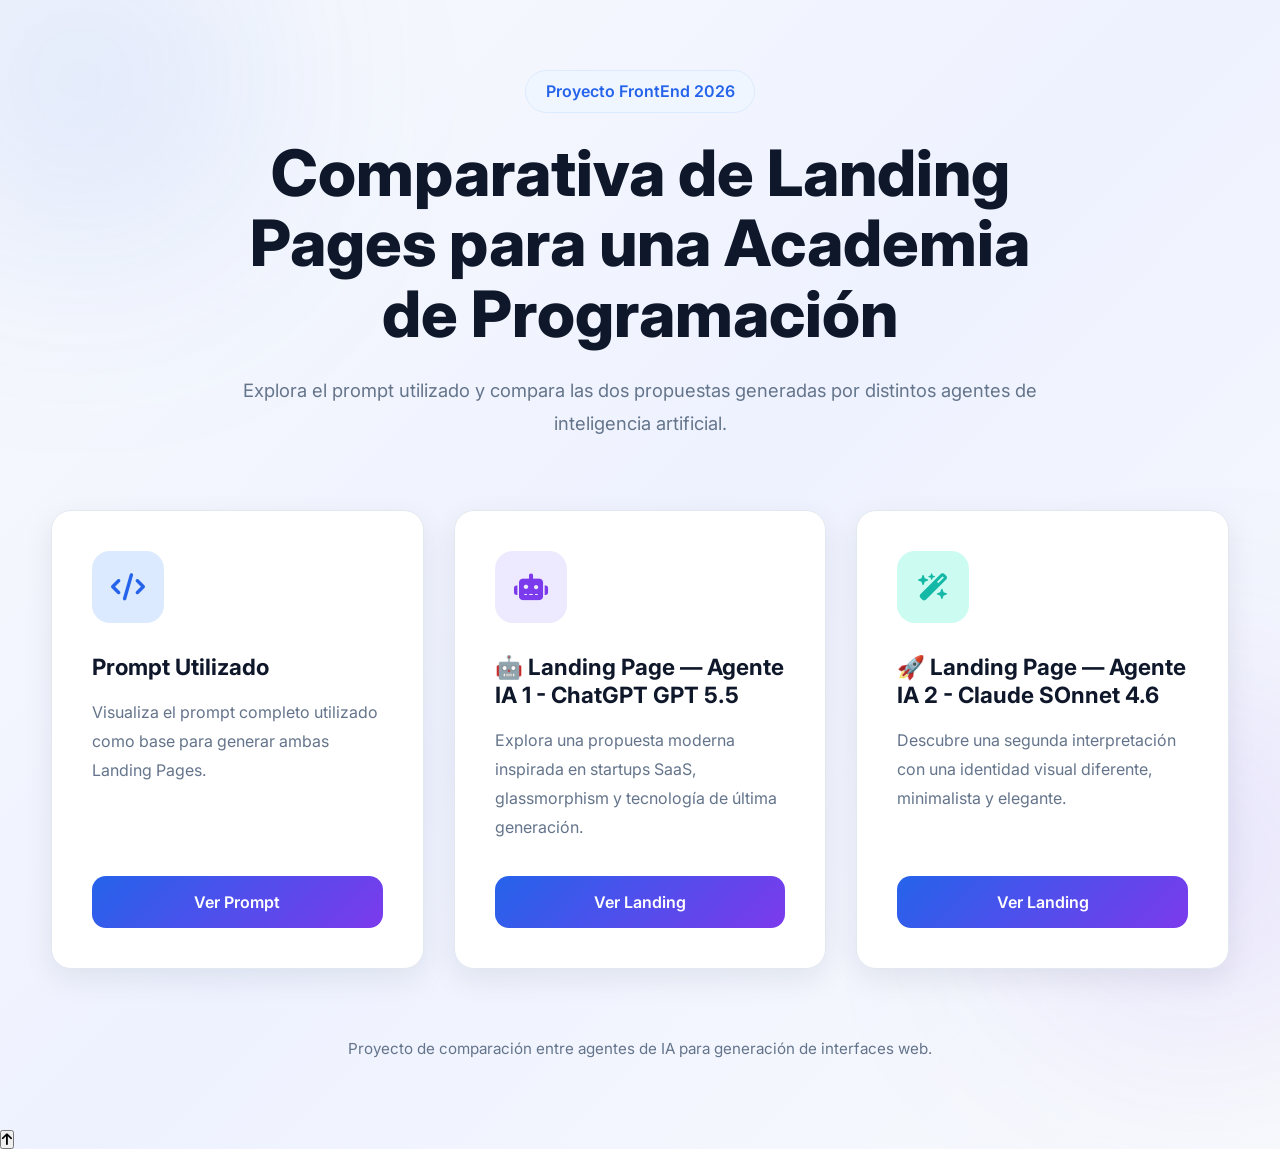
<file: index.html>
<!DOCTYPE html>
<html lang="es">

<head>
    <meta charset="UTF-8">
    <meta name="viewport" content="width=device-width, initial-scale=1.0">
    <meta name="description"
        content="Comparativa de Landing Pages desarrolladas por diferentes agentes de Inteligencia Artificial.">

    <title>Comparativa | CodeMax Academy</title>

    <link rel="preconnect" href="https://fonts.googleapis.com">
    <link rel="preconnect" href="https://fonts.gstatic.com" crossorigin>

    <link href="https://fonts.googleapis.com/css2?family=Inter:wght@300;400;500;600;700;800&display=swap"
        rel="stylesheet">

    <link rel="stylesheet" href="css/styles.css">

    <link rel="stylesheet"
        href="https://cdnjs.cloudflare.com/ajax/libs/font-awesome/6.7.2/css/all.min.css">
</head>

<body>

    <div class="background-blur blur-1"></div>
    <div class="background-blur blur-2"></div>

    <main class="container">

        <header class="hero fade">

            <span class="badge">
                Proyecto FrontEnd 2026
            </span>

            <h1>
                Comparativa de Landing Pages para una Academia de Programación
            </h1>

            <p>
                Explora el prompt utilizado y compara las dos propuestas generadas
                por distintos agentes de inteligencia artificial.
            </p>

        </header>

        <section class="cards">

            <article class="card fade delay-1">

                <div class="icon blue">
                    <i class="fa-solid fa-code"></i>
                </div>

                <h2>
                    Prompt Utilizado
                </h2>

                <p>
                    Visualiza el prompt completo utilizado como base para generar
                    ambas Landing Pages.
                </p>

                <a href="prompt.html" class="btn">
                    Ver Prompt
                </a>

            </article>

            <article class="card fade delay-2">

                <div class="icon purple">
                    <i class="fa-solid fa-robot"></i>
                </div>

                <h2>
                    🤖 Landing Page — Agente IA 1 - ChatGPT GPT 5.5
                </h2>

                <p>
                    Explora una propuesta moderna inspirada en startups SaaS,
                    glassmorphism y tecnología de última generación.
                </p>

                <a href="landing-ai-1.html" class="btn">
                    Ver Landing
                </a>

            </article>

            <article class="card fade delay-3">

                <div class="icon green">
                    <i class="fa-solid fa-wand-magic-sparkles"></i>
                </div>

                <h2>
                    🚀 Landing Page — Agente IA 2 - Claude SOnnet 4.6
                </h2>

                <p>
                    Descubre una segunda interpretación con una identidad visual
                    diferente, minimalista y elegante.
                </p>

                <a href="landing-ai-2.html" class="btn">
                    Ver Landing
                </a>

            </article>

        </section>

        <footer>

            <p>
                Proyecto de comparación entre agentes de IA para generación de
                interfaces web.
            </p>

        </footer>

    </main>

    <script src="js/app.js"></script>

</body>

</html>
</file>
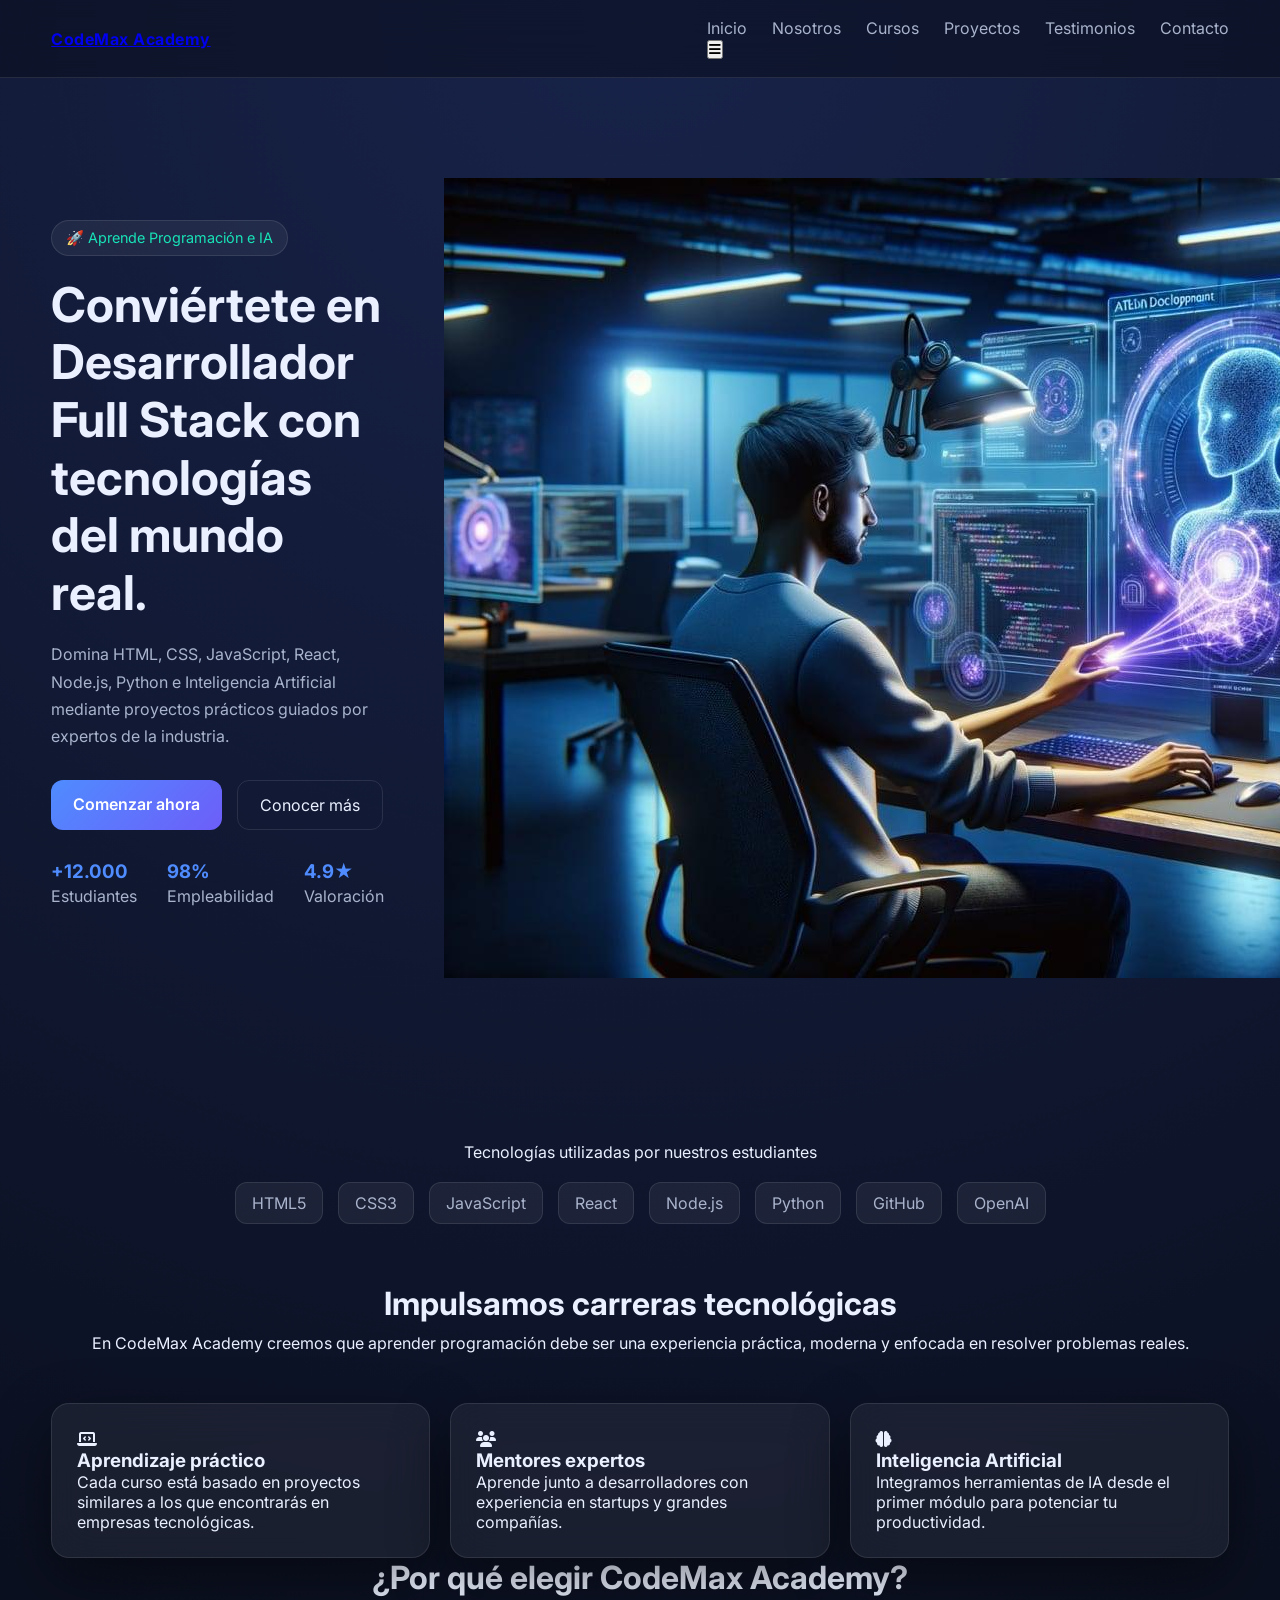
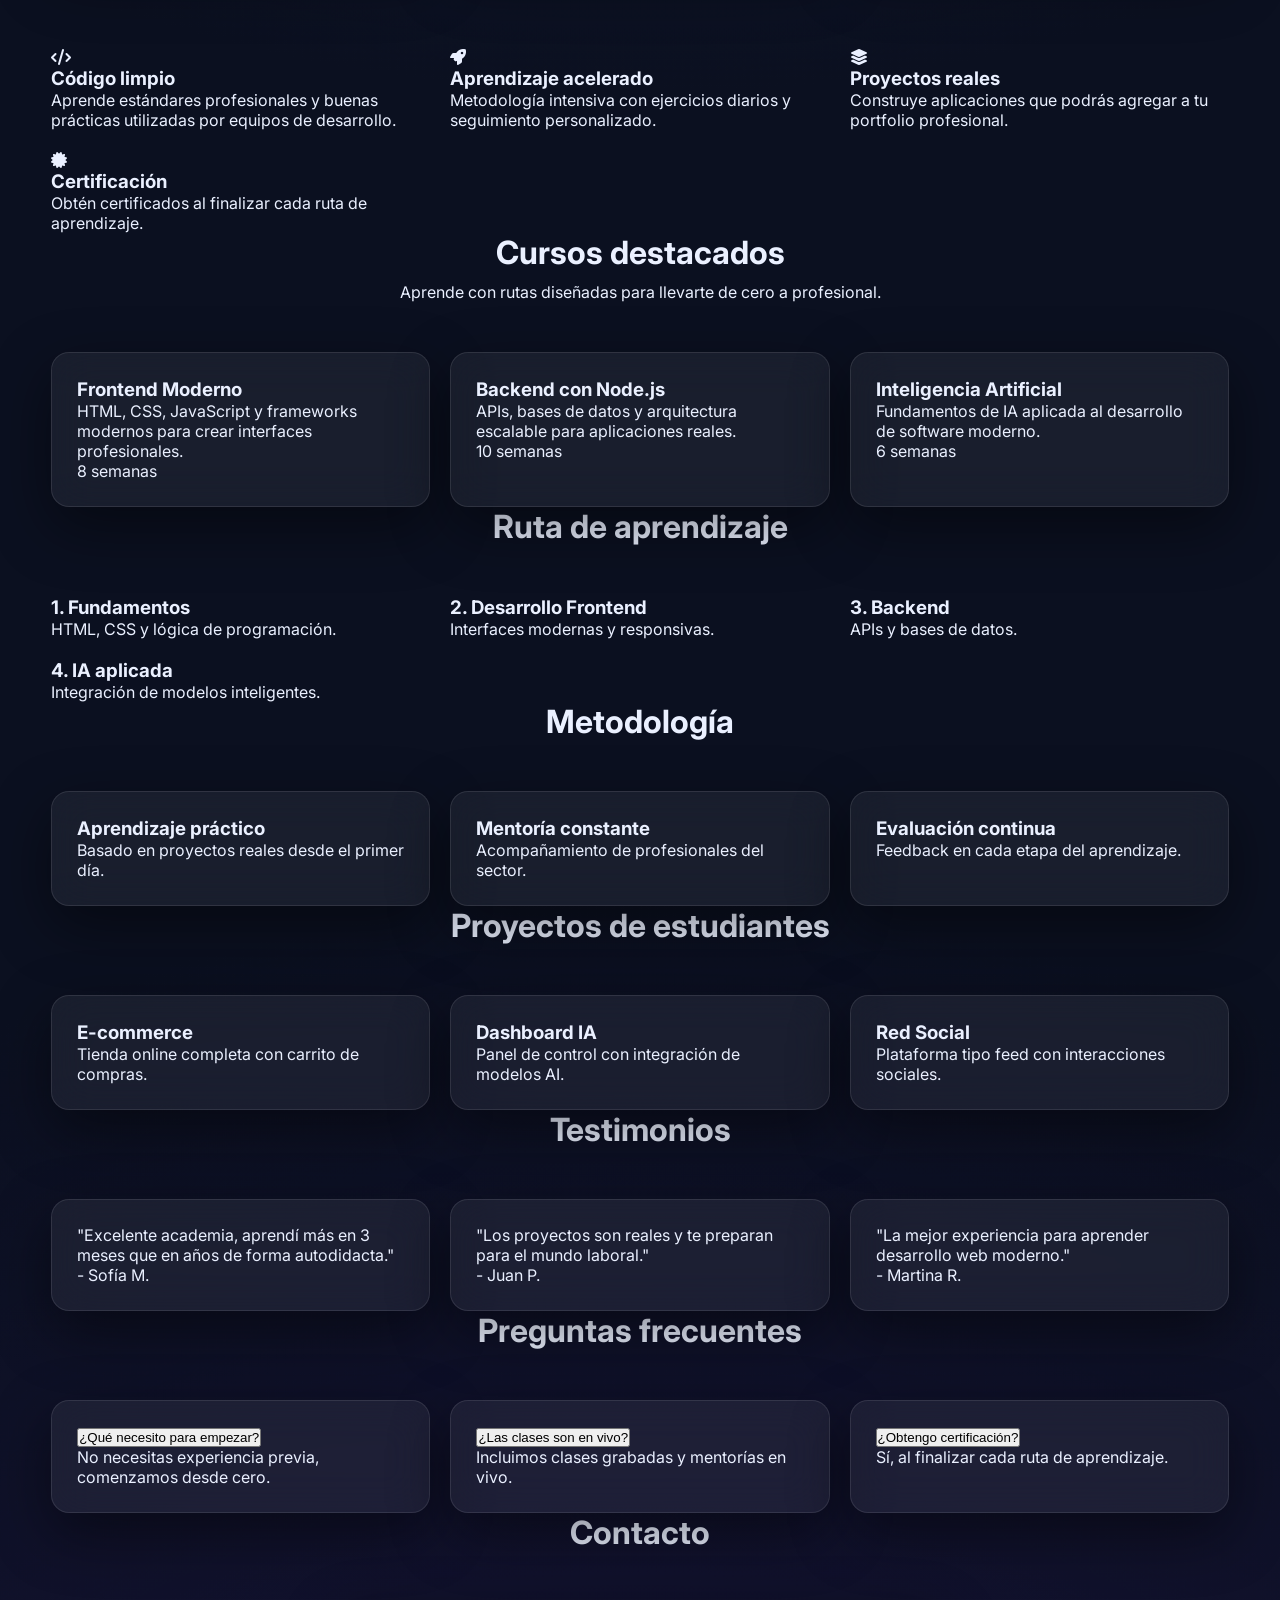
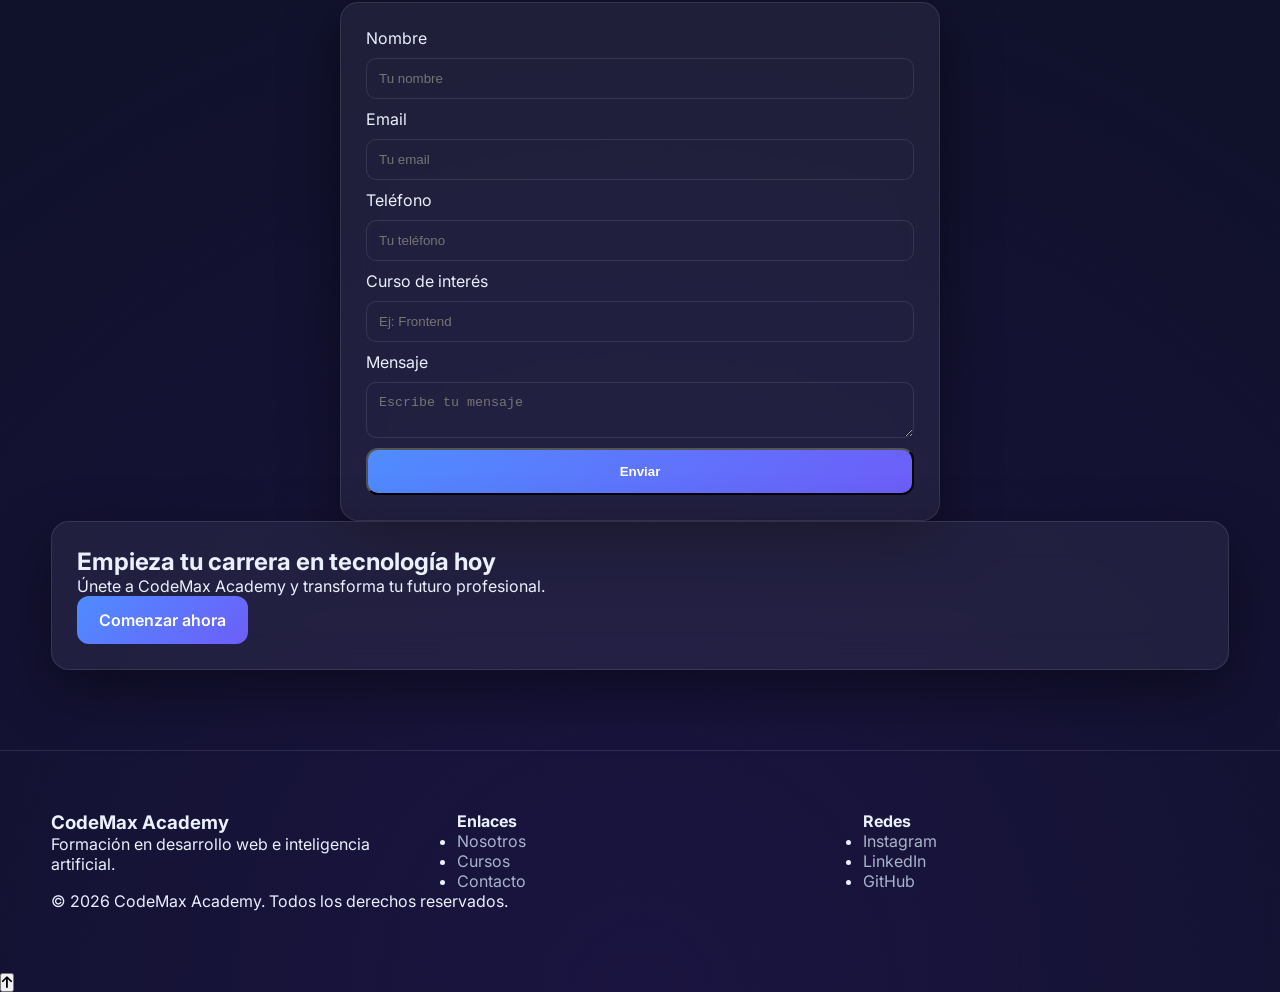
<file: landing-ai-1.html>
<!DOCTYPE html>
<html lang="es">

<head>

    <meta charset="UTF-8">

    <meta name="viewport"
          content="width=device-width, initial-scale=1.0">

    <meta name="description"
          content="CodeMax Academy - Aprende Programación e Inteligencia Artificial.">

    <title>CodeMax Academy | Landing AI 1</title>

    <link rel="preconnect"
          href="https://fonts.googleapis.com">

    <link rel="preconnect"
          href="https://fonts.gstatic.com"
          crossorigin>

    <link href="https://fonts.googleapis.com/css2?family=Inter:wght@300;400;500;600;700;800&display=swap"
          rel="stylesheet">

    <link rel="stylesheet"
          href="css/landing-ai-1.css">

    <link rel="stylesheet"
          href="https://cdnjs.cloudflare.com/ajax/libs/font-awesome/6.7.2/css/all.min.css">

</head>

<body>

<header class="header">

    <div class="container">

        <a href="#" class="logo">
            CodeMax Academy
        </a>

        <nav class="navbar">

            <ul class="nav-links">

                <li><a href="#hero">Inicio</a></li>
                <li><a href="#about">Nosotros</a></li>
                <li><a href="#courses">Cursos</a></li>
                <li><a href="#projects">Proyectos</a></li>
                <li><a href="#testimonials">Testimonios</a></li>
                <li><a href="#contact">Contacto</a></li>

            </ul>

            <button class="menu-toggle">

                <i class="fa-solid fa-bars"></i>

            </button>

        </nav>

    </div>

</header>

<!-- HERO -->

<section
id="hero"
class="hero">

<div class="container hero-grid">

<div class="hero-text">

<span class="badge">

🚀 Aprende Programación e IA

</span>

<h1>

Conviértete en Desarrollador Full Stack
con tecnologías del mundo real.

</h1>

<p>

Domina HTML, CSS, JavaScript, React,
Node.js, Python e Inteligencia Artificial
mediante proyectos prácticos guiados por
expertos de la industria.

</p>

<div class="hero-buttons">

<a href="#courses" class="btn-primary">

Comenzar ahora

</a>

<a href="#about" class="btn-secondary">

Conocer más

</a>

</div>

<div class="stats">

<div>

<h3>+12.000</h3>

<p>Estudiantes</p>

</div>

<div>

<h3>98%</h3>

<p>Empleabilidad</p>

</div>

<div>

<h3>4.9★</h3>

<p>Valoración</p>

</div>

</div>

</div>

<div class="hero-image">

<img
src="assets/images/hero-ai.png"
alt="Desarrollador programando con IA">

</div>

</div>

</section>

<!-- LOGOS -->

<section class="logos">

<div class="container">

<p>

Tecnologías utilizadas por nuestros estudiantes

</p>

<div class="logo-grid">

<span>HTML5</span>
<span>CSS3</span>
<span>JavaScript</span>
<span>React</span>
<span>Node.js</span>
<span>Python</span>
<span>GitHub</span>
<span>OpenAI</span>

</div>

</div>

</section>

<!-- SOBRE NOSOTROS -->

<section
id="about"
class="about">

<div class="container">

<div class="section-title">

<h2>

Impulsamos carreras tecnológicas

</h2>

<p>

En CodeMax Academy creemos que aprender
programación debe ser una experiencia práctica,
moderna y enfocada en resolver problemas reales.

</p>

</div>

<div class="about-grid">

<article class="glass-card">

<i class="fa-solid fa-laptop-code"></i>

<h3>

Aprendizaje práctico

</h3>

<p>

Cada curso está basado en proyectos
similares a los que encontrarás
en empresas tecnológicas.

</p>

</article>

<article class="glass-card">

<i class="fa-solid fa-users"></i>

<h3>

Mentores expertos

</h3>

<p>

Aprende junto a desarrolladores
con experiencia en startups
y grandes compañías.

</p>

</article>

<article class="glass-card">

<i class="fa-solid fa-brain"></i>

<h3>

Inteligencia Artificial

</h3>

<p>

Integramos herramientas de IA
desde el primer módulo
para potenciar tu productividad.

</p>

</article>

</div>

</div>

</section>

<!-- BENEFICIOS -->

<section class="benefits">

<div class="container">

<div class="section-title">

<h2>

¿Por qué elegir CodeMax Academy?

</h2>

</div>

<div class="benefits-grid">

<div class="benefit-card">

<i class="fa-solid fa-code"></i>

<h3>

Código limpio

</h3>

<p>

Aprende estándares profesionales
y buenas prácticas utilizadas
por equipos de desarrollo.

</p>

</div>

<div class="benefit-card">

<i class="fa-solid fa-rocket"></i>

<h3>

Aprendizaje acelerado

</h3>

<p>

Metodología intensiva
con ejercicios diarios
y seguimiento personalizado.

</p>

</div>

<div class="benefit-card">

<i class="fa-solid fa-layer-group"></i>

<h3>

Proyectos reales

</h3>

<p>

Construye aplicaciones
que podrás agregar
a tu portfolio profesional.

</p>

</div>

<div class="benefit-card">

<i class="fa-solid fa-certificate"></i>

<h3>

Certificación

</h3>

<p>

Obtén certificados
al finalizar cada ruta
de aprendizaje.

</p>

</div>

</div>

</div>

</section>

<!-- COURSES -->

<section id="courses" class="courses">

<div class="container">

<div class="section-title">

<h2>Cursos destacados</h2>

<p>
Aprende con rutas diseñadas para llevarte de cero a profesional.
</p>

</div>

<div class="courses-grid">

<article class="course-card glass-card">

<h3>Frontend Moderno</h3>

<p>
HTML, CSS, JavaScript y frameworks modernos para crear interfaces profesionales.
</p>

<span>8 semanas</span>

</article>

<article class="course-card glass-card">

<h3>Backend con Node.js</h3>

<p>
APIs, bases de datos y arquitectura escalable para aplicaciones reales.
</p>

<span>10 semanas</span>

</article>

<article class="course-card glass-card">

<h3>Inteligencia Artificial</h3>

<p>
Fundamentos de IA aplicada al desarrollo de software moderno.
</p>

<span>6 semanas</span>

</article>

</div>

</div>

</section>

<!-- ROADMAP -->

<section id="roadmap" class="roadmap">

<div class="container">

<div class="section-title">

<h2>Ruta de aprendizaje</h2>

</div>

<div class="roadmap-list">

<div class="road-step">
<h3>1. Fundamentos</h3>
<p>HTML, CSS y lógica de programación.</p>
</div>

<div class="road-step">
<h3>2. Desarrollo Frontend</h3>
<p>Interfaces modernas y responsivas.</p>
</div>

<div class="road-step">
<h3>3. Backend</h3>
<p>APIs y bases de datos.</p>
</div>

<div class="road-step">
<h3>4. IA aplicada</h3>
<p>Integración de modelos inteligentes.</p>
</div>

</div>

</div>

</section>

<!-- METHODOLOGY -->

<section id="methodology" class="methodology">

<div class="container">

<div class="section-title">

<h2>Metodología</h2>

</div>

<div class="method-grid">

<article class="glass-card">

<h3>Aprendizaje práctico</h3>
<p>Basado en proyectos reales desde el primer día.</p>

</article>

<article class="glass-card">

<h3>Mentoría constante</h3>
<p>Acompañamiento de profesionales del sector.</p>

</article>

<article class="glass-card">

<h3>Evaluación continua</h3>
<p>Feedback en cada etapa del aprendizaje.</p>

</article>

</div>

</div>

</section>

<!-- PROJECTS -->

<section id="projects" class="projects">

<div class="container">

<div class="section-title">

<h2>Proyectos de estudiantes</h2>

</div>

<div class="projects-grid">

<div class="project-card glass-card">

<h3>E-commerce</h3>
<p>Tienda online completa con carrito de compras.</p>

</div>

<div class="project-card glass-card">

<h3>Dashboard IA</h3>
<p>Panel de control con integración de modelos AI.</p>

</div>

<div class="project-card glass-card">

<h3>Red Social</h3>
<p>Plataforma tipo feed con interacciones sociales.</p>

</div>

</div>

</div>

</section>

<!-- TESTIMONIALS -->

<section id="testimonials" class="testimonials">

<div class="container">

<div class="section-title">

<h2>Testimonios</h2>

</div>

<div class="testimonials-grid">

<div class="testimonial-card glass-card">

<p>
"Excelente academia, aprendí más en 3 meses que en años de forma autodidacta."
</p>

<span>- Sofía M.</span>

</div>

<div class="testimonial-card glass-card">

<p>
"Los proyectos son reales y te preparan para el mundo laboral."
</p>

<span>- Juan P.</span>

</div>

<div class="testimonial-card glass-card">

<p>
"La mejor experiencia para aprender desarrollo web moderno."
</p>

<span>- Martina R.</span>

</div>

</div>

</div>

</section>

<!-- FAQ -->

<section id="faq" class="faq">

<div class="container">

<div class="section-title">

<h2>Preguntas frecuentes</h2>

</div>

<div class="faq-list">

<div class="faq-item glass-card">

<button class="faq-question">

¿Qué necesito para empezar?

</button>

<div class="faq-answer">

<p>No necesitas experiencia previa, comenzamos desde cero.</p>

</div>

</div>

<div class="faq-item glass-card">

<button class="faq-question">

¿Las clases son en vivo?

</button>

<div class="faq-answer">

<p>Incluimos clases grabadas y mentorías en vivo.</p>

</div>

</div>

<div class="faq-item glass-card">

<button class="faq-question">

¿Obtengo certificación?

</button>

<div class="faq-answer">

<p>Sí, al finalizar cada ruta de aprendizaje.</p>

</div>

</div>

</div>

</div>

</section>

<!-- CONTACT -->

<section id="contact" class="contact">

<div class="container">

<div class="section-title">

<h2>Contacto</h2>

</div>

<form class="contact-form glass-card">

<label>Nombre</label>
<input type="text" placeholder="Tu nombre">

<label>Email</label>
<input type="email" placeholder="Tu email">

<label>Teléfono</label>
<input type="tel" placeholder="Tu teléfono">

<label>Curso de interés</label>
<input type="text" placeholder="Ej: Frontend">

<label>Mensaje</label>
<textarea placeholder="Escribe tu mensaje"></textarea>

<button type="submit" class="btn-primary">

Enviar

</button>

</form>

</div>

</section>

<!-- CTA -->

<section class="cta">

<div class="container">

<div class="cta-box glass-card">

<h2>Empieza tu carrera en tecnología hoy</h2>

<p>Únete a CodeMax Academy y transforma tu futuro profesional.</p>

<a href="#courses" class="btn-primary">

Comenzar ahora

</a>

</div>

</div>

</section>

<!-- FOOTER -->

<footer class="footer">

<div class="container">

<div class="footer-grid">

<div>

<h3>CodeMax Academy</h3>

<p>Formación en desarrollo web e inteligencia artificial.</p>

</div>

<div>

<h4>Enlaces</h4>

<ul>

<li><a href="#about">Nosotros</a></li>
<li><a href="#courses">Cursos</a></li>
<li><a href="#contact">Contacto</a></li>

</ul>

</div>

<div>

<h4>Redes</h4>

<ul>

<li><a href="#">Instagram</a></li>
<li><a href="#">LinkedIn</a></li>
<li><a href="#">GitHub</a></li>

</ul>

</div>

</div>

<p class="copyright">

© <span id="year"></span> CodeMax Academy. Todos los derechos reservados.

</p>

</div>

</footer>

<script src="js/app.js"></script>

</body>

</html>
</file>
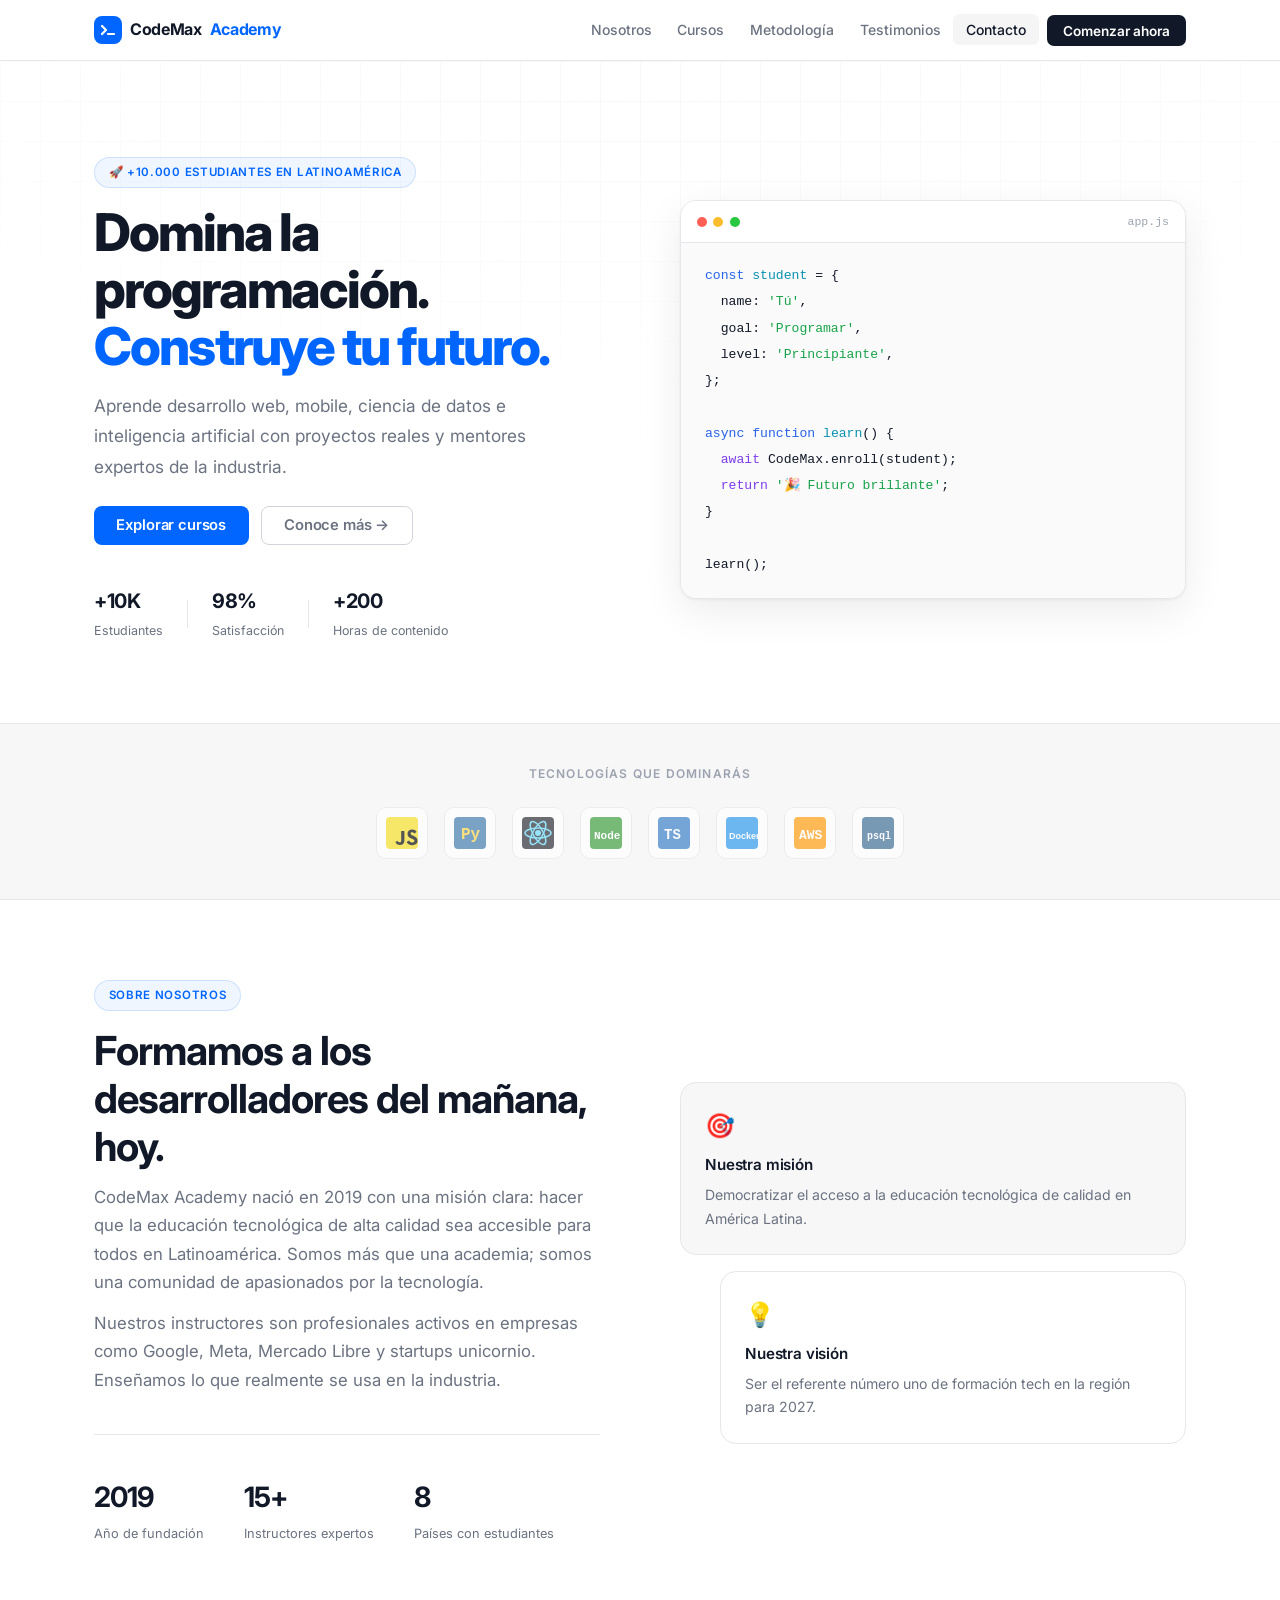
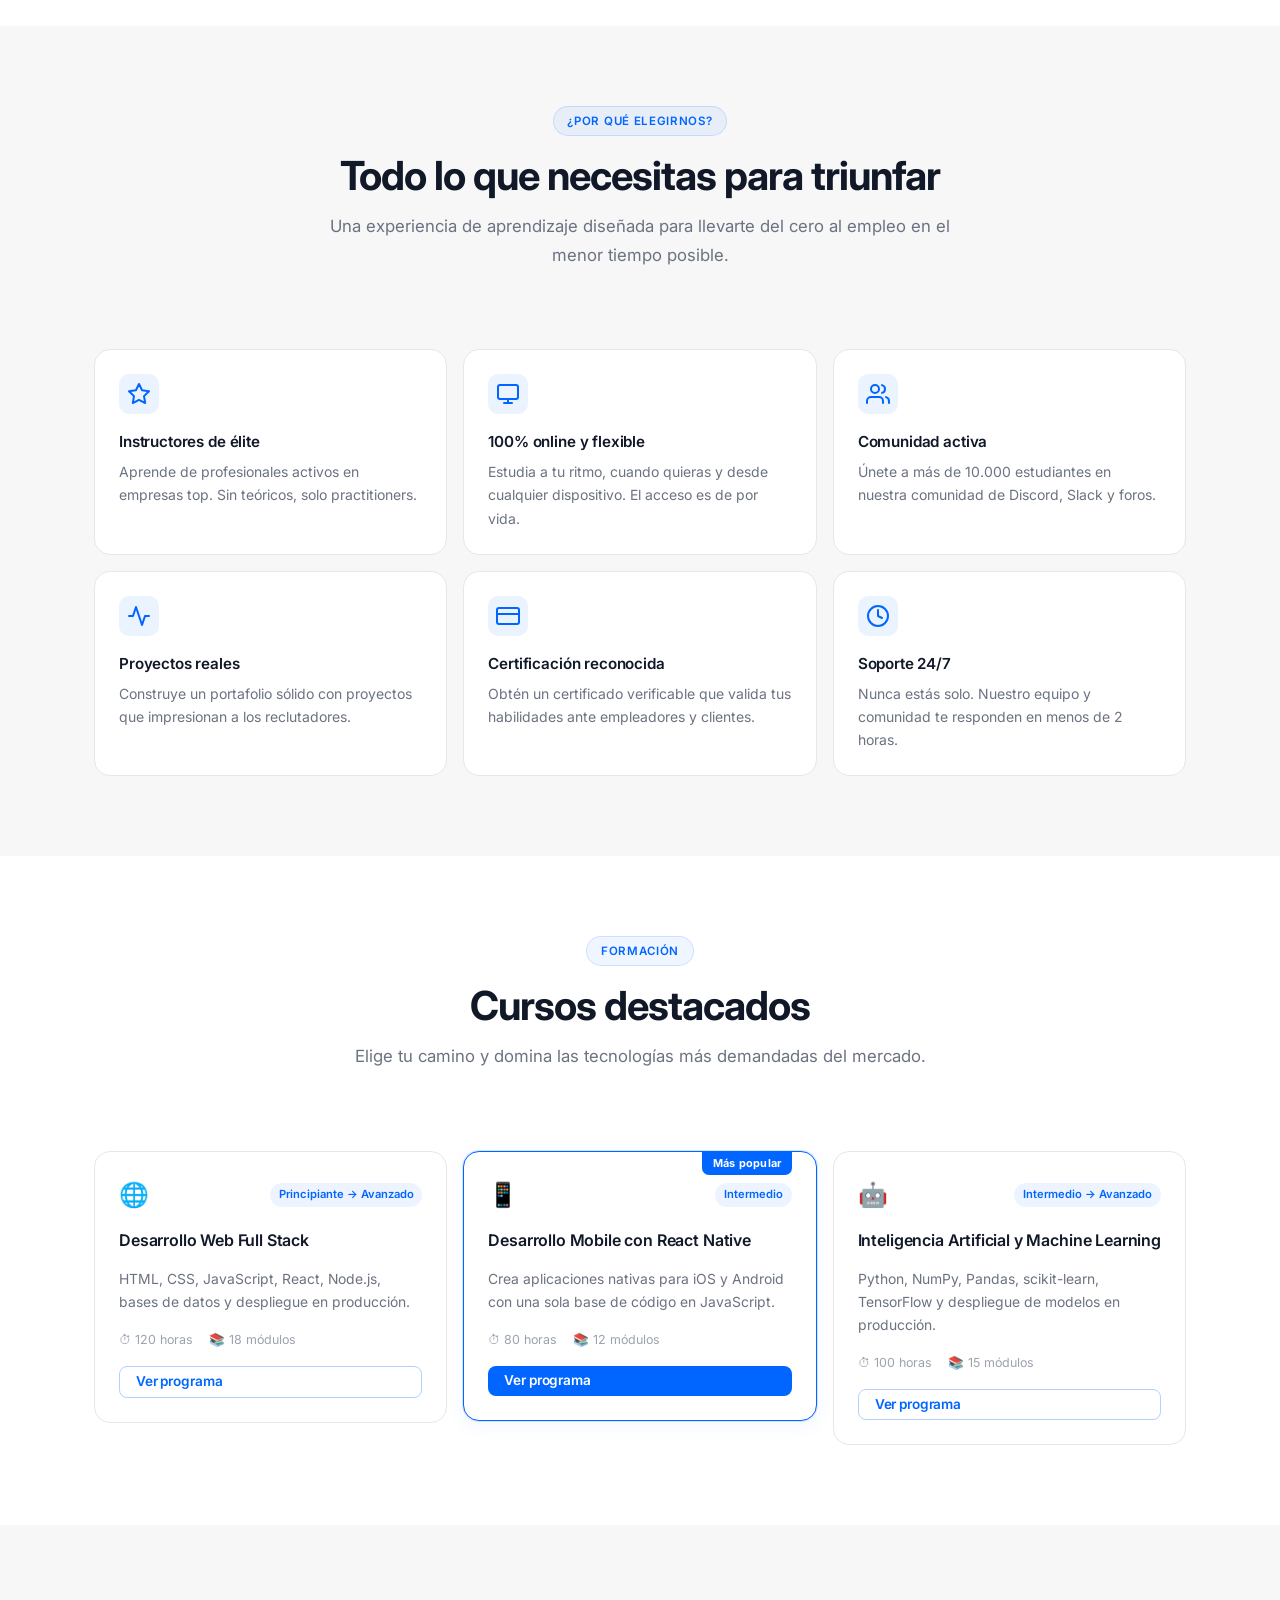
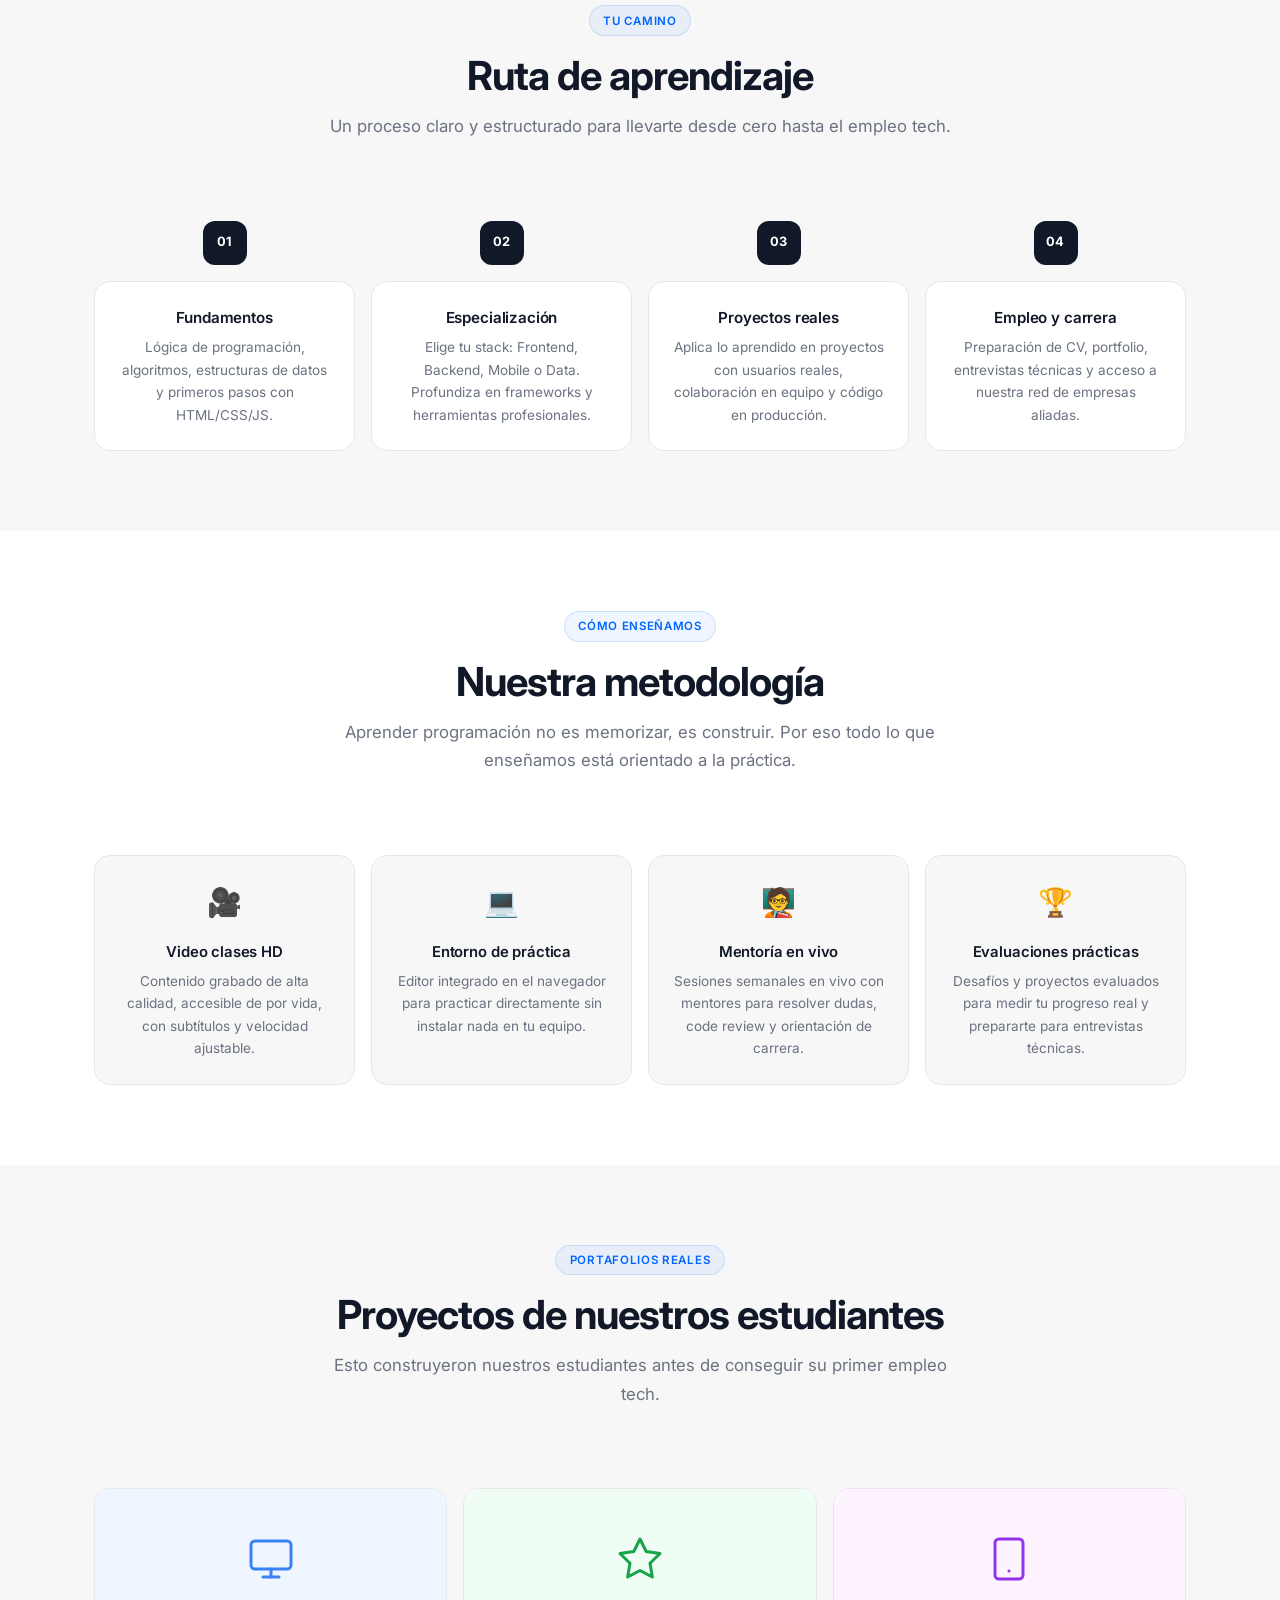
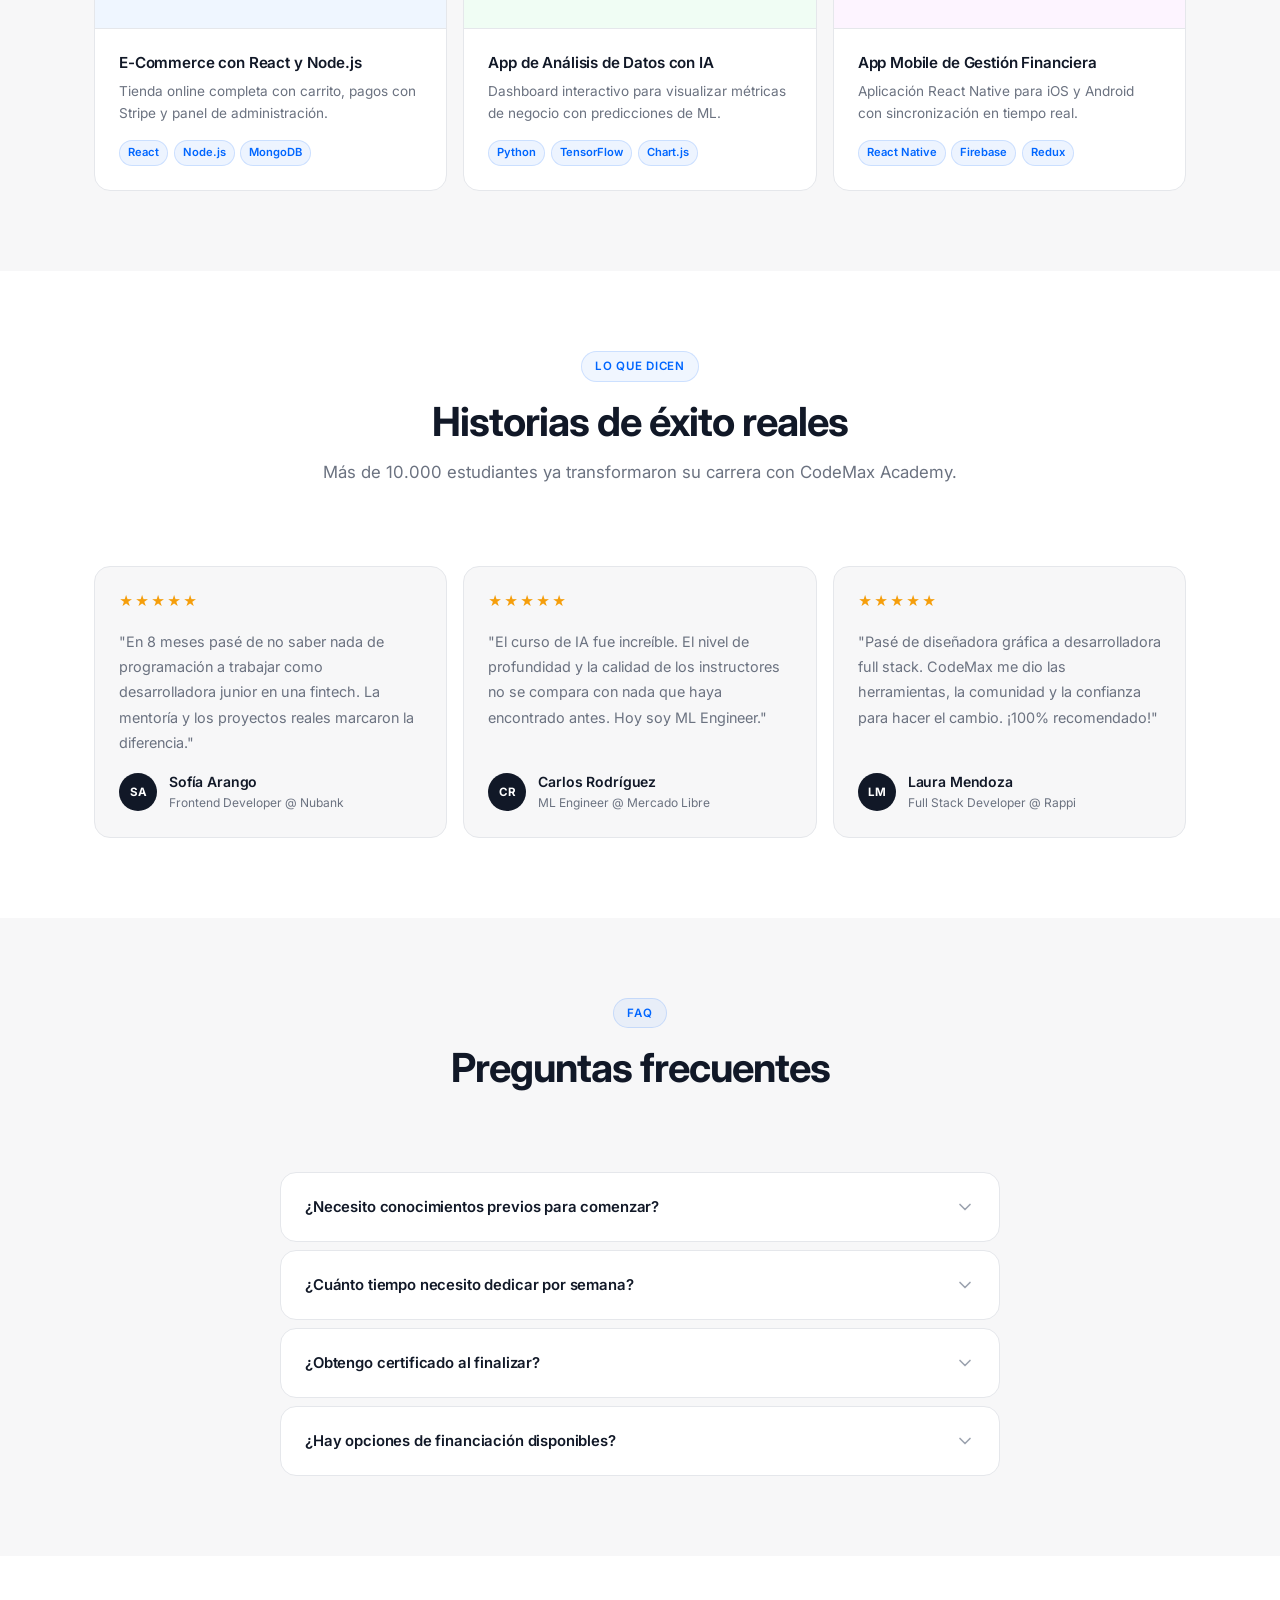
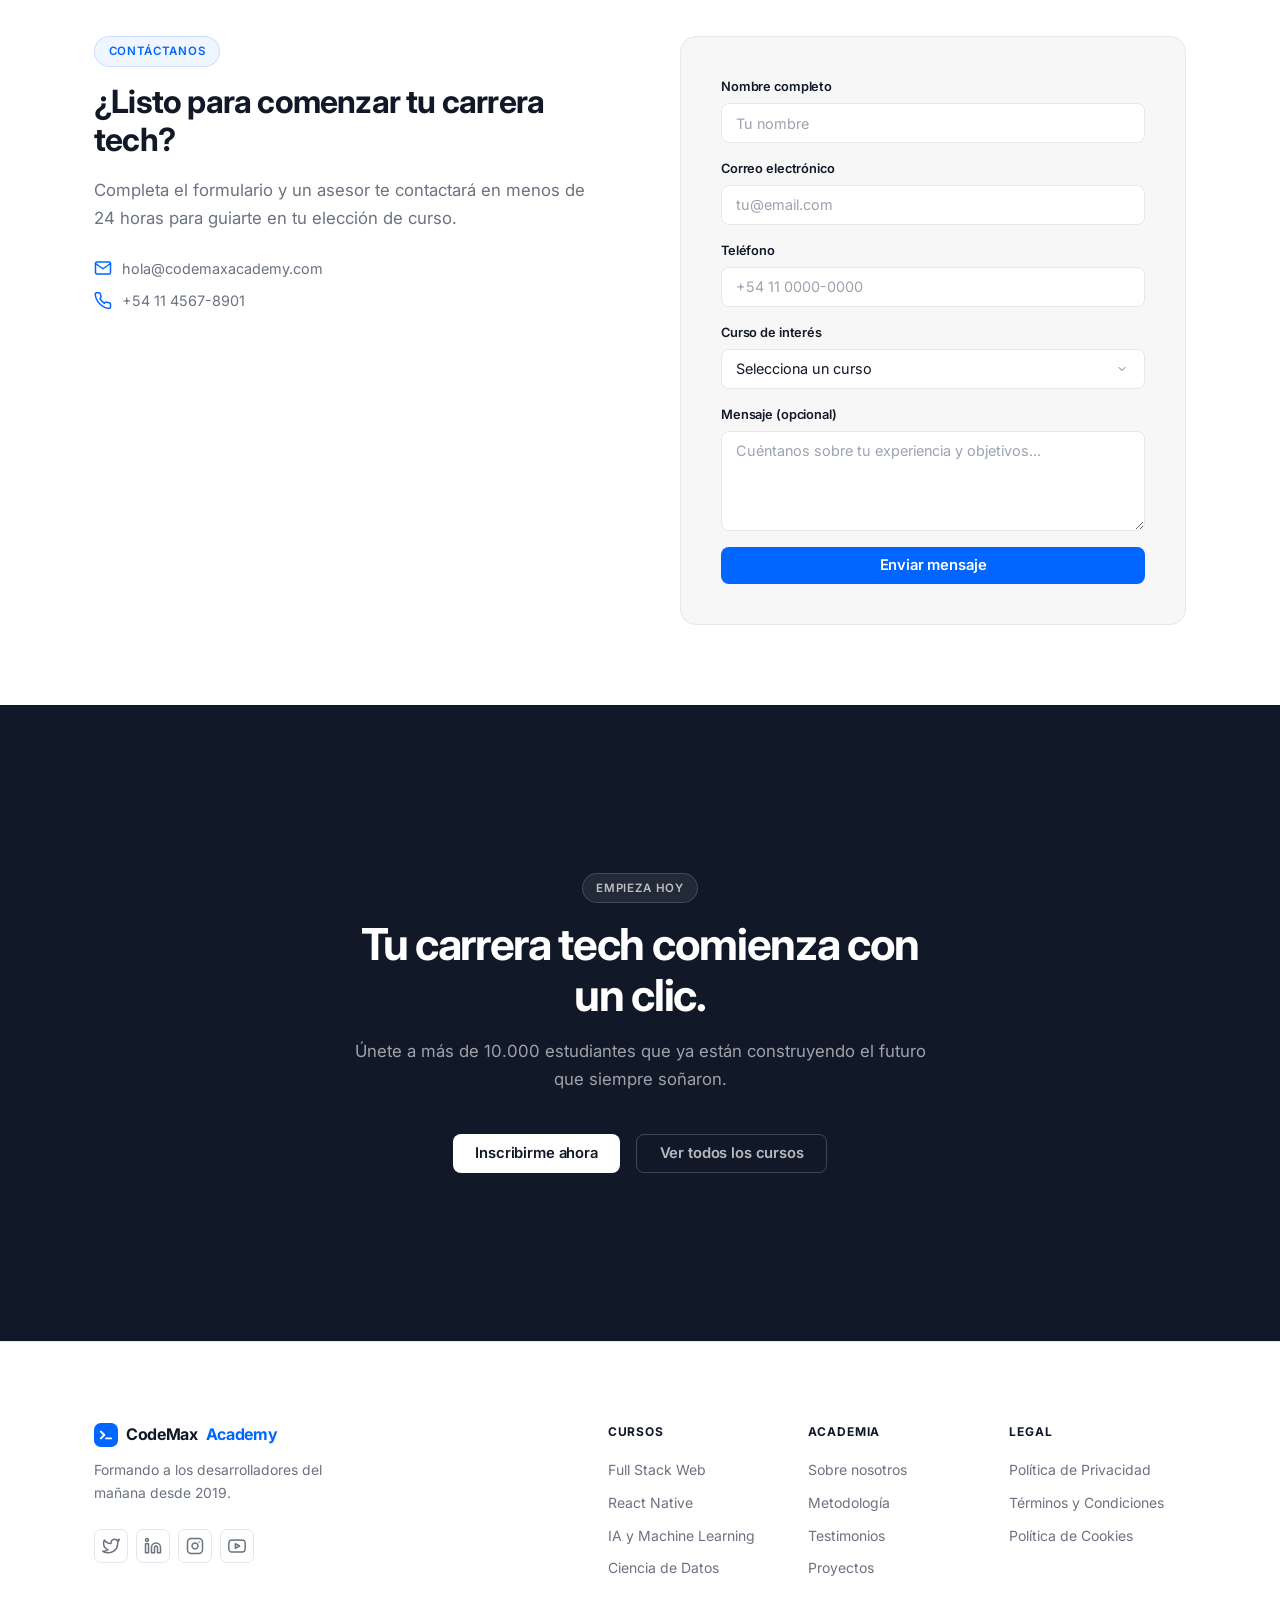
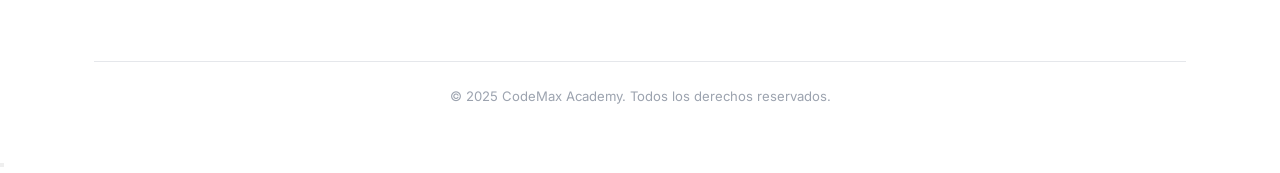
<file: landing-ai-2.html>
<!DOCTYPE html>
<html lang="es">
<head>
  <meta charset="UTF-8" />
  <meta name="viewport" content="width=device-width, initial-scale=1.0" />
  <meta name="description" content="CodeMax Academy — Aprende programación con los mejores instructores. Cursos de desarrollo web, mobile, datos e IA." />
  <title>CodeMax Academy — Aprende a Programar en 2025</title>
  <link rel="preconnect" href="https://fonts.googleapis.com" />
  <link rel="preconnect" href="https://fonts.gstatic.com" crossorigin />
  <link href="https://fonts.googleapis.com/css2?family=Inter:wght@300;400;500;600;700;800&display=swap" rel="stylesheet" />
  <link rel="stylesheet" href="css/landing-ai-2.css" />
</head>
<body>

  <!-- ===== HEADER / NAV ===== -->
  <header class="header" role="banner" id="top">
    <nav class="nav container" aria-label="Navegación principal">
      <a href="#top" class="nav__logo" aria-label="CodeMax Academy — Inicio">
        <span class="nav__logo-icon" aria-hidden="true">
          <svg width="28" height="28" viewBox="0 0 28 28" fill="none" xmlns="http://www.w3.org/2000/svg">
            <rect width="28" height="28" rx="8" fill="url(#grad1)"/>
            <path d="M8 10l4 4-4 4M14 18h6" stroke="#fff" stroke-width="2.2" stroke-linecap="round" stroke-linejoin="round"/>
            <defs><linearGradient id="grad1" x1="0" y1="0" x2="28" y2="28" gradientUnits="userSpaceOnUse"><stop stop-color="#4F8CFF"/><stop offset="1" stop-color="#6D5EF9"/></linearGradient></defs>
          </svg>
        </span>
        CodeMax<span>Academy</span>
      </a>

      <button class="nav__hamburger" aria-label="Abrir menú" aria-expanded="false" aria-controls="nav-menu">
        <span></span><span></span><span></span>
      </button>

      <ul class="nav__menu" id="nav-menu" role="list">
        <li><a href="#nosotros" class="nav__link">Nosotros</a></li>
        <li><a href="#cursos" class="nav__link">Cursos</a></li>
        <li><a href="#metodologia" class="nav__link">Metodología</a></li>
        <li><a href="#testimonios" class="nav__link">Testimonios</a></li>
        <li><a href="#contacto" class="nav__link">Contacto</a></li>
        <li><a href="#contacto" class="nav__cta">Comenzar ahora</a></li>
      </ul>
    </nav>
  </header>

  <main id="main-content">

    <!-- ===== HERO ===== -->
    <section class="hero" aria-labelledby="hero-title">
      <div class="hero__glow hero__glow--1" aria-hidden="true"></div>
      <div class="hero__glow hero__glow--2" aria-hidden="true"></div>
      <div class="container hero__inner">
        <div class="hero__content">
          <span class="badge">🚀 +10.000 estudiantes en Latinoamérica</span>
          <h1 id="hero-title" class="hero__title">
            Domina la programación.<br>
            <span class="gradient-text">Construye tu futuro.</span>
          </h1>
          <p class="hero__subtitle">Aprende desarrollo web, mobile, ciencia de datos e inteligencia artificial con proyectos reales y mentores expertos de la industria.</p>
          <div class="hero__actions">
            <a href="#cursos" class="btn btn--primary">Explorar cursos</a>
            <a href="#nosotros" class="btn btn--ghost">Conoce más →</a>
          </div>
          <div class="hero__stats" role="list" aria-label="Estadísticas de la academia">
            <div class="hero__stat" role="listitem">
              <strong>+10K</strong>
              <span>Estudiantes</span>
            </div>
            <div class="hero__stat-divider" aria-hidden="true"></div>
            <div class="hero__stat" role="listitem">
              <strong>98%</strong>
              <span>Satisfacción</span>
            </div>
            <div class="hero__stat-divider" aria-hidden="true"></div>
            <div class="hero__stat" role="listitem">
              <strong>+200</strong>
              <span>Horas de contenido</span>
            </div>
          </div>
        </div>
        <div class="hero__visual" aria-hidden="true">
          <div class="code-window">
            <div class="code-window__bar">
              <span class="dot dot--red"></span>
              <span class="dot dot--yellow"></span>
              <span class="dot dot--green"></span>
              <span class="code-window__title">app.js</span>
            </div>
            <pre class="code-window__body"><code><span class="c-blue">const</span> <span class="c-teal">student</span> = {
  name: <span class="c-green">'Tú'</span>,
  goal: <span class="c-green">'Programar'</span>,
  level: <span class="c-green">'Principiante'</span>,
};

<span class="c-blue">async function</span> <span class="c-teal">learn</span>() {
  <span class="c-purple">await</span> CodeMax.enroll(student);
  <span class="c-purple">return</span> <span class="c-green">'🎉 Futuro brillante'</span>;
}

learn();</code></pre>
          </div>
        </div>
      </div>
    </section>

    <!-- ===== LOGOS / TECNOLOGÍAS ===== -->
    <section class="logos" aria-labelledby="logos-title">
      <div class="container">
        <p id="logos-title" class="logos__label">Tecnologías que dominarás</p>
        <div class="logos__track" aria-label="Tecnologías: JavaScript, Python, React, Node.js, TypeScript, Docker, AWS, PostgreSQL">
          <div class="logos__grid">
            <div class="logos__item">
              <svg width="32" height="32" viewBox="0 0 32 32" aria-label="JavaScript"><rect width="32" height="32" rx="4" fill="#F7DF1E"/><path d="M9 25.3l2.6-1.6c.5.9 1 1.6 2 1.6.97 0 1.6-.38 1.6-1.87V14h3.2v9.5c0 3.08-1.8 4.48-4.43 4.48-2.38 0-3.75-1.23-4.47-2.68zM20.5 25l2.6-1.5c.68 1.12 1.57 1.94 3.13 1.94 1.31 0 2.15-.66 2.15-1.57 0-1.09-.86-1.47-2.3-2.1l-.79-.34c-2.28-.97-3.8-2.2-3.8-4.77 0-2.38 1.81-4.18 4.63-4.18 2.01 0 3.46.7 4.49 2.53l-2.46 1.58c-.54-.97-1.13-1.35-2.03-1.35-.93 0-1.52.59-1.52 1.35 0 .94.59 1.33 1.96 1.91l.79.34c2.69 1.15 4.2 2.33 4.2 4.97 0 2.85-2.24 4.4-5.24 4.4-2.94 0-4.84-1.4-5.77-3.21z" fill="#000"/></svg>
            </div>
            <div class="logos__item">
              <svg width="32" height="32" viewBox="0 0 32 32" aria-label="Python"><rect width="32" height="32" rx="4" fill="#3776AB"/><text x="7" y="22" font-size="16" fill="#FFD43B" font-family="monospace" font-weight="bold">Py</text></svg>
            </div>
            <div class="logos__item">
              <svg width="32" height="32" viewBox="0 0 32 32" aria-label="React"><rect width="32" height="32" rx="4" fill="#20232A"/><circle cx="16" cy="16" r="3" fill="#61DAFB"/><ellipse cx="16" cy="16" rx="13" ry="5" fill="none" stroke="#61DAFB" stroke-width="1.5"/><ellipse cx="16" cy="16" rx="13" ry="5" fill="none" stroke="#61DAFB" stroke-width="1.5" transform="rotate(60 16 16)"/><ellipse cx="16" cy="16" rx="13" ry="5" fill="none" stroke="#61DAFB" stroke-width="1.5" transform="rotate(120 16 16)"/></svg>
            </div>
            <div class="logos__item">
              <svg width="32" height="32" viewBox="0 0 32 32" aria-label="Node.js"><rect width="32" height="32" rx="4" fill="#339933"/><text x="4" y="22" font-size="11" fill="white" font-family="monospace" font-weight="bold">Node</text></svg>
            </div>
            <div class="logos__item">
              <svg width="32" height="32" viewBox="0 0 32 32" aria-label="TypeScript"><rect width="32" height="32" rx="4" fill="#3178C6"/><text x="6" y="22" font-size="14" fill="white" font-family="monospace" font-weight="bold">TS</text></svg>
            </div>
            <div class="logos__item">
              <svg width="32" height="32" viewBox="0 0 32 32" aria-label="Docker"><rect width="32" height="32" rx="4" fill="#2496ED"/><text x="3" y="22" font-size="9" fill="white" font-family="sans-serif" font-weight="bold">Docker</text></svg>
            </div>
            <div class="logos__item">
              <svg width="32" height="32" viewBox="0 0 32 32" aria-label="AWS"><rect width="32" height="32" rx="4" fill="#FF9900"/><text x="5" y="22" font-size="13" fill="white" font-family="monospace" font-weight="bold">AWS</text></svg>
            </div>
            <div class="logos__item">
              <svg width="32" height="32" viewBox="0 0 32 32" aria-label="PostgreSQL"><rect width="32" height="32" rx="4" fill="#336791"/><text x="5" y="22" font-size="10" fill="white" font-family="monospace" font-weight="bold">psql</text></svg>
            </div>
          </div>
        </div>
      </div>
    </section>

    <!-- ===== SOBRE NOSOTROS ===== -->
    <section class="section about" id="nosotros" aria-labelledby="about-title">
      <div class="container">
        <div class="about__grid">
          <div class="about__content">
            <span class="section-badge">Sobre nosotros</span>
            <h2 id="about-title" class="section-title">Formamos a los desarrolladores del mañana, hoy.</h2>
            <p class="section-text">CodeMax Academy nació en 2019 con una misión clara: hacer que la educación tecnológica de alta calidad sea accesible para todos en Latinoamérica. Somos más que una academia; somos una comunidad de apasionados por la tecnología.</p>
            <p class="section-text">Nuestros instructores son profesionales activos en empresas como Google, Meta, Mercado Libre y startups unicornio. Enseñamos lo que realmente se usa en la industria.</p>
            <div class="about__metrics" role="list">
              <div class="metric" role="listitem">
                <strong class="metric__num">2019</strong>
                <span class="metric__label">Año de fundación</span>
              </div>
              <div class="metric" role="listitem">
                <strong class="metric__num">15+</strong>
                <span class="metric__label">Instructores expertos</span>
              </div>
              <div class="metric" role="listitem">
                <strong class="metric__num">8</strong>
                <span class="metric__label">Países con estudiantes</span>
              </div>
            </div>
          </div>
          <div class="about__visual" aria-hidden="true">
            <div class="glass-card about__card">
              <div class="about__card-icon">🎯</div>
              <h3>Nuestra misión</h3>
              <p>Democratizar el acceso a la educación tecnológica de calidad en América Latina.</p>
            </div>
            <div class="glass-card about__card about__card--offset">
              <div class="about__card-icon">💡</div>
              <h3>Nuestra visión</h3>
              <p>Ser el referente número uno de formación tech en la región para 2027.</p>
            </div>
          </div>
        </div>
      </div>
    </section>

    <!-- ===== BENEFICIOS ===== -->
    <section class="section benefits" id="beneficios" aria-labelledby="benefits-title">
      <div class="container">
        <div class="section-header">
          <span class="section-badge">¿Por qué elegirnos?</span>
          <h2 id="benefits-title" class="section-title">Todo lo que necesitas para triunfar</h2>
          <p class="section-subtitle">Una experiencia de aprendizaje diseñada para llevarte del cero al empleo en el menor tiempo posible.</p>
        </div>
        <div class="benefits__grid">
          <div class="glass-card benefit-card">
            <div class="benefit-card__icon" aria-hidden="true">
              <svg width="24" height="24" viewBox="0 0 24 24" fill="none" stroke="currentColor" stroke-width="2" stroke-linecap="round" stroke-linejoin="round"><path d="M12 2l3.09 6.26L22 9.27l-5 4.87 1.18 6.88L12 17.77l-6.18 3.25L7 14.14 2 9.27l6.91-1.01L12 2z"></path></svg>
            </div>
            <h3 class="benefit-card__title">Instructores de élite</h3>
            <p class="benefit-card__text">Aprende de profesionales activos en empresas top. Sin teóricos, solo practitioners.</p>
          </div>
          <div class="glass-card benefit-card">
            <div class="benefit-card__icon" aria-hidden="true">
              <svg width="24" height="24" viewBox="0 0 24 24" fill="none" stroke="currentColor" stroke-width="2" stroke-linecap="round" stroke-linejoin="round"><rect x="2" y="3" width="20" height="14" rx="2"/><line x1="8" y1="21" x2="16" y2="21"/><line x1="12" y1="17" x2="12" y2="21"/></svg>
            </div>
            <h3 class="benefit-card__title">100% online y flexible</h3>
            <p class="benefit-card__text">Estudia a tu ritmo, cuando quieras y desde cualquier dispositivo. El acceso es de por vida.</p>
          </div>
          <div class="glass-card benefit-card">
            <div class="benefit-card__icon" aria-hidden="true">
              <svg width="24" height="24" viewBox="0 0 24 24" fill="none" stroke="currentColor" stroke-width="2" stroke-linecap="round" stroke-linejoin="round"><path d="M17 21v-2a4 4 0 0 0-4-4H5a4 4 0 0 0-4 4v2"></path><circle cx="9" cy="7" r="4"></circle><path d="M23 21v-2a4 4 0 0 0-3-3.87"></path><path d="M16 3.13a4 4 0 0 1 0 7.75"></path></svg>
            </div>
            <h3 class="benefit-card__title">Comunidad activa</h3>
            <p class="benefit-card__text">Únete a más de 10.000 estudiantes en nuestra comunidad de Discord, Slack y foros.</p>
          </div>
          <div class="glass-card benefit-card">
            <div class="benefit-card__icon" aria-hidden="true">
              <svg width="24" height="24" viewBox="0 0 24 24" fill="none" stroke="currentColor" stroke-width="2" stroke-linecap="round" stroke-linejoin="round"><polyline points="22 12 18 12 15 21 9 3 6 12 2 12"></polyline></svg>
            </div>
            <h3 class="benefit-card__title">Proyectos reales</h3>
            <p class="benefit-card__text">Construye un portafolio sólido con proyectos que impresionan a los reclutadores.</p>
          </div>
          <div class="glass-card benefit-card">
            <div class="benefit-card__icon" aria-hidden="true">
              <svg width="24" height="24" viewBox="0 0 24 24" fill="none" stroke="currentColor" stroke-width="2" stroke-linecap="round" stroke-linejoin="round"><rect x="1" y="4" width="22" height="16" rx="2" ry="2"></rect><line x1="1" y1="10" x2="23" y2="10"></line></svg>
            </div>
            <h3 class="benefit-card__title">Certificación reconocida</h3>
            <p class="benefit-card__text">Obtén un certificado verificable que valida tus habilidades ante empleadores y clientes.</p>
          </div>
          <div class="glass-card benefit-card">
            <div class="benefit-card__icon" aria-hidden="true">
              <svg width="24" height="24" viewBox="0 0 24 24" fill="none" stroke="currentColor" stroke-width="2" stroke-linecap="round" stroke-linejoin="round"><circle cx="12" cy="12" r="10"></circle><polyline points="12 6 12 12 16 14"></polyline></svg>
            </div>
            <h3 class="benefit-card__title">Soporte 24/7</h3>
            <p class="benefit-card__text">Nunca estás solo. Nuestro equipo y comunidad te responden en menos de 2 horas.</p>
          </div>
        </div>
      </div>
    </section>

    <!-- ===== CURSOS ===== -->
    <section class="section courses" id="cursos" aria-labelledby="courses-title">
      <div class="container">
        <div class="section-header">
          <span class="section-badge">Formación</span>
          <h2 id="courses-title" class="section-title">Cursos destacados</h2>
          <p class="section-subtitle">Elige tu camino y domina las tecnologías más demandadas del mercado.</p>
        </div>
        <div class="courses__grid">
          <article class="glass-card course-card">
            <div class="course-card__header">
              <span class="course-card__emoji" aria-hidden="true">🌐</span>
              <span class="course-card__level">Principiante → Avanzado</span>
            </div>
            <h3 class="course-card__title">Desarrollo Web Full Stack</h3>
            <p class="course-card__text">HTML, CSS, JavaScript, React, Node.js, bases de datos y despliegue en producción.</p>
            <div class="course-card__meta">
              <span>⏱ 120 horas</span>
              <span>📚 18 módulos</span>
            </div>
            <a href="#contacto" class="btn btn--outline btn--sm">Ver programa</a>
          </article>
          <article class="glass-card course-card course-card--featured">
            <div class="course-card__badge">Más popular</div>
            <div class="course-card__header">
              <span class="course-card__emoji" aria-hidden="true">📱</span>
              <span class="course-card__level">Intermedio</span>
            </div>
            <h3 class="course-card__title">Desarrollo Mobile con React Native</h3>
            <p class="course-card__text">Crea aplicaciones nativas para iOS y Android con una sola base de código en JavaScript.</p>
            <div class="course-card__meta">
              <span>⏱ 80 horas</span>
              <span>📚 12 módulos</span>
            </div>
            <a href="#contacto" class="btn btn--primary btn--sm">Ver programa</a>
          </article>
          <article class="glass-card course-card">
            <div class="course-card__header">
              <span class="course-card__emoji" aria-hidden="true">🤖</span>
              <span class="course-card__level">Intermedio → Avanzado</span>
            </div>
            <h3 class="course-card__title">Inteligencia Artificial y Machine Learning</h3>
            <p class="course-card__text">Python, NumPy, Pandas, scikit-learn, TensorFlow y despliegue de modelos en producción.</p>
            <div class="course-card__meta">
              <span>⏱ 100 horas</span>
              <span>📚 15 módulos</span>
            </div>
            <a href="#contacto" class="btn btn--outline btn--sm">Ver programa</a>
          </article>
        </div>
      </div>
    </section>

    <!-- ===== RUTA DE APRENDIZAJE ===== -->
    <section class="section roadmap" id="ruta" aria-labelledby="roadmap-title">
      <div class="container">
        <div class="section-header">
          <span class="section-badge">Tu camino</span>
          <h2 id="roadmap-title" class="section-title">Ruta de aprendizaje</h2>
          <p class="section-subtitle">Un proceso claro y estructurado para llevarte desde cero hasta el empleo tech.</p>
        </div>
        <ol class="roadmap__steps" aria-label="Pasos del proceso de aprendizaje">
          <li class="roadmap__step">
            <div class="roadmap__step-num" aria-hidden="true">01</div>
            <div class="roadmap__step-content glass-card">
              <h3>Fundamentos</h3>
              <p>Lógica de programación, algoritmos, estructuras de datos y primeros pasos con HTML/CSS/JS.</p>
            </div>
          </li>
          <li class="roadmap__step">
            <div class="roadmap__step-num" aria-hidden="true">02</div>
            <div class="roadmap__step-content glass-card">
              <h3>Especialización</h3>
              <p>Elige tu stack: Frontend, Backend, Mobile o Data. Profundiza en frameworks y herramientas profesionales.</p>
            </div>
          </li>
          <li class="roadmap__step">
            <div class="roadmap__step-num" aria-hidden="true">03</div>
            <div class="roadmap__step-content glass-card">
              <h3>Proyectos reales</h3>
              <p>Aplica lo aprendido en proyectos con usuarios reales, colaboración en equipo y código en producción.</p>
            </div>
          </li>
          <li class="roadmap__step">
            <div class="roadmap__step-num" aria-hidden="true">04</div>
            <div class="roadmap__step-content glass-card">
              <h3>Empleo y carrera</h3>
              <p>Preparación de CV, portfolio, entrevistas técnicas y acceso a nuestra red de empresas aliadas.</p>
            </div>
          </li>
        </ol>
      </div>
    </section>

    <!-- ===== METODOLOGÍA ===== -->
    <section class="section methodology" id="metodologia" aria-labelledby="methodology-title">
      <div class="container">
        <div class="section-header">
          <span class="section-badge">Cómo enseñamos</span>
          <h2 id="methodology-title" class="section-title">Nuestra metodología</h2>
          <p class="section-subtitle">Aprender programación no es memorizar, es construir. Por eso todo lo que enseñamos está orientado a la práctica.</p>
        </div>
        <div class="methodology__grid">
          <div class="glass-card method-card">
            <div class="method-card__icon" aria-hidden="true">🎥</div>
            <h3>Video clases HD</h3>
            <p>Contenido grabado de alta calidad, accesible de por vida, con subtítulos y velocidad ajustable.</p>
          </div>
          <div class="glass-card method-card">
            <div class="method-card__icon" aria-hidden="true">💻</div>
            <h3>Entorno de práctica</h3>
            <p>Editor integrado en el navegador para practicar directamente sin instalar nada en tu equipo.</p>
          </div>
          <div class="glass-card method-card">
            <div class="method-card__icon" aria-hidden="true">🧑‍🏫</div>
            <h3>Mentoría en vivo</h3>
            <p>Sesiones semanales en vivo con mentores para resolver dudas, code review y orientación de carrera.</p>
          </div>
          <div class="glass-card method-card">
            <div class="method-card__icon" aria-hidden="true">🏆</div>
            <h3>Evaluaciones prácticas</h3>
            <p>Desafíos y proyectos evaluados para medir tu progreso real y prepararte para entrevistas técnicas.</p>
          </div>
        </div>
      </div>
    </section>

    <!-- ===== PROYECTOS ===== -->
    <section class="section projects" id="proyectos" aria-labelledby="projects-title">
      <div class="container">
        <div class="section-header">
          <span class="section-badge">Portafolios reales</span>
          <h2 id="projects-title" class="section-title">Proyectos de nuestros estudiantes</h2>
          <p class="section-subtitle">Esto construyeron nuestros estudiantes antes de conseguir su primer empleo tech.</p>
        </div>
        <div class="projects__grid">
          <article class="glass-card project-card">
            <div class="project-card__image" aria-hidden="true">
              <div class="project-card__placeholder project-card__placeholder--1">
                <svg width="48" height="48" viewBox="0 0 24 24" fill="none" stroke="currentColor" stroke-width="1.5" stroke-linecap="round" stroke-linejoin="round"><rect x="2" y="3" width="20" height="14" rx="2"/><line x1="8" y1="21" x2="16" y2="21"/><line x1="12" y1="17" x2="12" y2="21"/></svg>
              </div>
            </div>
            <h3>E-Commerce con React y Node.js</h3>
            <p>Tienda online completa con carrito, pagos con Stripe y panel de administración.</p>
            <div class="project-card__tags">
              <span class="tag">React</span><span class="tag">Node.js</span><span class="tag">MongoDB</span>
            </div>
          </article>
          <article class="glass-card project-card">
            <div class="project-card__image" aria-hidden="true">
              <div class="project-card__placeholder project-card__placeholder--2">
                <svg width="48" height="48" viewBox="0 0 24 24" fill="none" stroke="currentColor" stroke-width="1.5" stroke-linecap="round" stroke-linejoin="round"><path d="M12 2l3.09 6.26L22 9.27l-5 4.87 1.18 6.88L12 17.77l-6.18 3.25L7 14.14 2 9.27l6.91-1.01L12 2z"/></svg>
              </div>
            </div>
            <h3>App de Análisis de Datos con IA</h3>
            <p>Dashboard interactivo para visualizar métricas de negocio con predicciones de ML.</p>
            <div class="project-card__tags">
              <span class="tag">Python</span><span class="tag">TensorFlow</span><span class="tag">Chart.js</span>
            </div>
          </article>
          <article class="glass-card project-card">
            <div class="project-card__image" aria-hidden="true">
              <div class="project-card__placeholder project-card__placeholder--3">
                <svg width="48" height="48" viewBox="0 0 24 24" fill="none" stroke="currentColor" stroke-width="1.5" stroke-linecap="round" stroke-linejoin="round"><rect x="5" y="2" width="14" height="20" rx="2" ry="2"/><line x1="12" y1="18" x2="12.01" y2="18"/></svg>
              </div>
            </div>
            <h3>App Mobile de Gestión Financiera</h3>
            <p>Aplicación React Native para iOS y Android con sincronización en tiempo real.</p>
            <div class="project-card__tags">
              <span class="tag">React Native</span><span class="tag">Firebase</span><span class="tag">Redux</span>
            </div>
          </article>
        </div>
      </div>
    </section>

    <!-- ===== TESTIMONIOS ===== -->
    <section class="section testimonials" id="testimonios" aria-labelledby="testimonials-title">
      <div class="container">
        <div class="section-header">
          <span class="section-badge">Lo que dicen</span>
          <h2 id="testimonials-title" class="section-title">Historias de éxito reales</h2>
          <p class="section-subtitle">Más de 10.000 estudiantes ya transformaron su carrera con CodeMax Academy.</p>
        </div>
        <div class="testimonials__grid">
          <blockquote class="glass-card testimonial-card">
            <div class="testimonial-card__stars" aria-label="5 estrellas" role="img">★★★★★</div>
            <p class="testimonial-card__text">"En 8 meses pasé de no saber nada de programación a trabajar como desarrolladora junior en una fintech. La mentoría y los proyectos reales marcaron la diferencia."</p>
            <footer class="testimonial-card__footer">
              <div class="testimonial-card__avatar" aria-hidden="true">SA</div>
              <div>
                <strong class="testimonial-card__name">Sofía Arango</strong>
                <span class="testimonial-card__role">Frontend Developer @ Nubank</span>
              </div>
            </footer>
          </blockquote>
          <blockquote class="glass-card testimonial-card">
            <div class="testimonial-card__stars" aria-label="5 estrellas" role="img">★★★★★</div>
            <p class="testimonial-card__text">"El curso de IA fue increíble. El nivel de profundidad y la calidad de los instructores no se compara con nada que haya encontrado antes. Hoy soy ML Engineer."</p>
            <footer class="testimonial-card__footer">
              <div class="testimonial-card__avatar" aria-hidden="true">CR</div>
              <div>
                <strong class="testimonial-card__name">Carlos Rodríguez</strong>
                <span class="testimonial-card__role">ML Engineer @ Mercado Libre</span>
              </div>
            </footer>
          </blockquote>
          <blockquote class="glass-card testimonial-card">
            <div class="testimonial-card__stars" aria-label="5 estrellas" role="img">★★★★★</div>
            <p class="testimonial-card__text">"Pasé de diseñadora gráfica a desarrolladora full stack. CodeMax me dio las herramientas, la comunidad y la confianza para hacer el cambio. ¡100% recomendado!"</p>
            <footer class="testimonial-card__footer">
              <div class="testimonial-card__avatar" aria-hidden="true">LM</div>
              <div>
                <strong class="testimonial-card__name">Laura Mendoza</strong>
                <span class="testimonial-card__role">Full Stack Developer @ Rappi</span>
              </div>
            </footer>
          </blockquote>
        </div>
      </div>
    </section>

    <!-- ===== FAQ ===== -->
    <section class="section faq" id="faq" aria-labelledby="faq-title">
      <div class="container">
        <div class="section-header">
          <span class="section-badge">FAQ</span>
          <h2 id="faq-title" class="section-title">Preguntas frecuentes</h2>
        </div>
        <div class="faq__list" role="list">
          <div class="glass-card faq-item" role="listitem">
            <button class="faq-item__question" aria-expanded="false" aria-controls="faq-1">
              ¿Necesito conocimientos previos para comenzar?
              <svg class="faq-item__icon" width="20" height="20" viewBox="0 0 24 24" fill="none" stroke="currentColor" stroke-width="2" stroke-linecap="round" stroke-linejoin="round" aria-hidden="true"><polyline points="6 9 12 15 18 9"></polyline></svg>
            </button>
            <div class="faq-item__answer" id="faq-1" hidden>
              <p>No. Nuestros cursos están diseñados para comenzar desde cero. Solo necesitas ganas de aprender y una computadora con acceso a internet.</p>
            </div>
          </div>
          <div class="glass-card faq-item" role="listitem">
            <button class="faq-item__question" aria-expanded="false" aria-controls="faq-2">
              ¿Cuánto tiempo necesito dedicar por semana?
              <svg class="faq-item__icon" width="20" height="20" viewBox="0 0 24 24" fill="none" stroke="currentColor" stroke-width="2" stroke-linecap="round" stroke-linejoin="round" aria-hidden="true"><polyline points="6 9 12 15 18 9"></polyline></svg>
            </button>
            <div class="faq-item__answer" id="faq-2" hidden>
              <p>Recomendamos entre 10 y 15 horas semanales para progresar de forma constante. Sin embargo, el acceso es de por vida y puedes ir a tu propio ritmo.</p>
            </div>
          </div>
          <div class="glass-card faq-item" role="listitem">
            <button class="faq-item__question" aria-expanded="false" aria-controls="faq-3">
              ¿Obtengo certificado al finalizar?
              <svg class="faq-item__icon" width="20" height="20" viewBox="0 0 24 24" fill="none" stroke="currentColor" stroke-width="2" stroke-linecap="round" stroke-linejoin="round" aria-hidden="true"><polyline points="6 9 12 15 18 9"></polyline></svg>
            </button>
            <div class="faq-item__answer" id="faq-3" hidden>
              <p>Sí. Al completar cada curso recibes un certificado verificable con código QR que puedes incluir en tu LinkedIn y CV. Es ampliamente reconocido por empresas de la región.</p>
            </div>
          </div>
          <div class="glass-card faq-item" role="listitem">
            <button class="faq-item__question" aria-expanded="false" aria-controls="faq-4">
              ¿Hay opciones de financiación disponibles?
              <svg class="faq-item__icon" width="20" height="20" viewBox="0 0 24 24" fill="none" stroke="currentColor" stroke-width="2" stroke-linecap="round" stroke-linejoin="round" aria-hidden="true"><polyline points="6 9 12 15 18 9"></polyline></svg>
            </button>
            <div class="faq-item__answer" id="faq-4" hidden>
              <p>Sí. Ofrecemos pagos en cuotas sin interés, becas parciales por mérito y el programa ISA (Income Share Agreement) para que empieces a pagar solo cuando consigas empleo.</p>
            </div>
          </div>
        </div>
      </div>
    </section>

    <!-- ===== FORMULARIO ===== -->
    <section class="section contact" id="contacto" aria-labelledby="contact-title">
      <div class="container">
        <div class="contact__grid">
          <div class="contact__info">
            <span class="section-badge">Contáctanos</span>
            <h2 id="contact-title" class="section-title">¿Listo para comenzar tu carrera tech?</h2>
            <p class="section-text">Completa el formulario y un asesor te contactará en menos de 24 horas para guiarte en tu elección de curso.</p>
            <ul class="contact__details" aria-label="Datos de contacto">
              <li>
                <svg width="18" height="18" viewBox="0 0 24 24" fill="none" stroke="currentColor" stroke-width="2" stroke-linecap="round" stroke-linejoin="round" aria-hidden="true"><path d="M4 4h16c1.1 0 2 .9 2 2v12c0 1.1-.9 2-2 2H4c-1.1 0-2-.9-2-2V6c0-1.1.9-2 2-2z"></path><polyline points="22,6 12,13 2,6"></polyline></svg>
                hola@codemaxacademy.com
              </li>
              <li>
                <svg width="18" height="18" viewBox="0 0 24 24" fill="none" stroke="currentColor" stroke-width="2" stroke-linecap="round" stroke-linejoin="round" aria-hidden="true"><path d="M22 16.92v3a2 2 0 0 1-2.18 2 19.79 19.79 0 0 1-8.63-3.07A19.5 19.5 0 0 1 4.69 12 19.79 19.79 0 0 1 1.61 3.38 2 2 0 0 1 3.6 1h3a2 2 0 0 1 2 1.72c.127.96.361 1.903.7 2.81a2 2 0 0 1-.45 2.11L7.91 8.96a16 16 0 0 0 6.07 6.07l.96-.96a2 2 0 0 1 2.11-.45c.907.339 1.85.573 2.81.7A2 2 0 0 1 22 16.92z"></path></svg>
                +54 11 4567-8901
              </li>
            </ul>
          </div>
          <div class="glass-card contact__form-wrapper">
            <form class="contact-form" aria-label="Formulario de contacto" novalidate>
              <div class="form-group">
                <label for="name" class="form-label">Nombre completo</label>
                <input type="text" id="name" name="name" class="form-input" placeholder="Tu nombre" autocomplete="name" />
              </div>
              <div class="form-group">
                <label for="email" class="form-label">Correo electrónico</label>
                <input type="email" id="email" name="email" class="form-input" placeholder="tu@email.com" autocomplete="email" />
              </div>
              <div class="form-group">
                <label for="phone" class="form-label">Teléfono</label>
                <input type="tel" id="phone" name="phone" class="form-input" placeholder="+54 11 0000-0000" autocomplete="tel" />
              </div>
              <div class="form-group">
                <label for="course" class="form-label">Curso de interés</label>
                <select id="course" name="course" class="form-input form-select">
                  <option value="" disabled selected>Selecciona un curso</option>
                  <option value="fullstack">Desarrollo Web Full Stack</option>
                  <option value="mobile">Desarrollo Mobile React Native</option>
                  <option value="ai">Inteligencia Artificial y ML</option>
                  <option value="data">Ciencia de Datos</option>
                </select>
              </div>
              <div class="form-group">
                <label for="message" class="form-label">Mensaje (opcional)</label>
                <textarea id="message" name="message" class="form-input form-textarea" placeholder="Cuéntanos sobre tu experiencia y objetivos..." rows="4"></textarea>
              </div>
              <button type="submit" class="btn btn--primary btn--full">Enviar mensaje</button>
            </form>
          </div>
        </div>
      </div>
    </section>

    <!-- ===== CTA FINAL ===== -->
    <section class="section cta-final" aria-labelledby="cta-final-title">
      <div class="container">
        <div class="cta-final__glow" aria-hidden="true"></div>
        <div class="cta-final__content glass-card">
          <span class="section-badge">Empieza hoy</span>
          <h2 id="cta-final-title" class="cta-final__title">Tu carrera tech comienza con un clic.</h2>
          <p class="cta-final__subtitle">Únete a más de 10.000 estudiantes que ya están construyendo el futuro que siempre soñaron.</p>
          <div class="cta-final__actions">
            <a href="#contacto" class="btn btn--primary">Inscribirme ahora</a>
            <a href="#cursos" class="btn btn--ghost">Ver todos los cursos</a>
          </div>
        </div>
      </div>
    </section>

  </main>

  <!-- ===== FOOTER ===== -->
  <footer class="footer" role="contentinfo" id="footer">
    <div class="container">
      <div class="footer__grid">
        <div class="footer__brand">
          <a href="#top" class="nav__logo footer__logo" aria-label="CodeMax Academy">
            <span class="nav__logo-icon" aria-hidden="true">
              <svg width="24" height="24" viewBox="0 0 28 28" fill="none"><rect width="28" height="28" rx="8" fill="url(#grad2)"/><path d="M8 10l4 4-4 4M14 18h6" stroke="#fff" stroke-width="2.2" stroke-linecap="round" stroke-linejoin="round"/><defs><linearGradient id="grad2" x1="0" y1="0" x2="28" y2="28" gradientUnits="userSpaceOnUse"><stop stop-color="#4F8CFF"/><stop offset="1" stop-color="#6D5EF9"/></linearGradient></defs></svg>
            </span>
            CodeMax<span>Academy</span>
          </a>
          <p class="footer__tagline">Formando a los desarrolladores del mañana desde 2019.</p>
          <div class="footer__social" role="list" aria-label="Redes sociales">
            <a href="#" class="footer__social-link" aria-label="Twitter / X de CodeMax Academy" role="listitem">
              <svg width="18" height="18" viewBox="0 0 24 24" fill="none" stroke="currentColor" stroke-width="2" stroke-linecap="round" stroke-linejoin="round" aria-hidden="true"><path d="M23 3a10.9 10.9 0 0 1-3.14 1.53 4.48 4.48 0 0 0-7.86 3v1A10.66 10.66 0 0 1 3 4s-4 9 5 13a11.64 11.64 0 0 1-7 2c9 5 20 0 20-11.5a4.5 4.5 0 0 0-.08-.83A7.72 7.72 0 0 0 23 3z"></path></svg>
            </a>
            <a href="#" class="footer__social-link" aria-label="LinkedIn de CodeMax Academy" role="listitem">
              <svg width="18" height="18" viewBox="0 0 24 24" fill="none" stroke="currentColor" stroke-width="2" stroke-linecap="round" stroke-linejoin="round" aria-hidden="true"><path d="M16 8a6 6 0 0 1 6 6v7h-4v-7a2 2 0 0 0-2-2 2 2 0 0 0-2 2v7h-4v-7a6 6 0 0 1 6-6z"></path><rect x="2" y="9" width="4" height="12"></rect><circle cx="4" cy="4" r="2"></circle></svg>
            </a>
            <a href="#" class="footer__social-link" aria-label="Instagram de CodeMax Academy" role="listitem">
              <svg width="18" height="18" viewBox="0 0 24 24" fill="none" stroke="currentColor" stroke-width="2" stroke-linecap="round" stroke-linejoin="round" aria-hidden="true"><rect x="2" y="2" width="20" height="20" rx="5" ry="5"></rect><path d="M16 11.37A4 4 0 1 1 12.63 8 4 4 0 0 1 16 11.37z"></path><line x1="17.5" y1="6.5" x2="17.51" y2="6.5"></line></svg>
            </a>
            <a href="#" class="footer__social-link" aria-label="YouTube de CodeMax Academy" role="listitem">
              <svg width="18" height="18" viewBox="0 0 24 24" fill="none" stroke="currentColor" stroke-width="2" stroke-linecap="round" stroke-linejoin="round" aria-hidden="true"><path d="M22.54 6.42a2.78 2.78 0 0 0-1.95-1.96C18.88 4 12 4 12 4s-6.88 0-8.59.46a2.78 2.78 0 0 0-1.95 1.96A29 29 0 0 0 1 12a29 29 0 0 0 .46 5.58A2.78 2.78 0 0 0 3.41 19.6C5.12 20 12 20 12 20s6.88 0 8.59-.46a2.78 2.78 0 0 0 1.95-1.95A29 29 0 0 0 23 12a29 29 0 0 0-.46-5.58z"></path><polygon points="9.75 15.02 15.5 12 9.75 8.98 9.75 15.02"></polygon></svg>
            </a>
          </div>
        </div>
        <nav class="footer__nav" aria-label="Navegación del pie de página">
          <div class="footer__col">
            <h3 class="footer__col-title">Cursos</h3>
            <ul>
              <li><a href="#cursos">Full Stack Web</a></li>
              <li><a href="#cursos">React Native</a></li>
              <li><a href="#cursos">IA y Machine Learning</a></li>
              <li><a href="#cursos">Ciencia de Datos</a></li>
            </ul>
          </div>
          <div class="footer__col">
            <h3 class="footer__col-title">Academia</h3>
            <ul>
              <li><a href="#nosotros">Sobre nosotros</a></li>
              <li><a href="#metodologia">Metodología</a></li>
              <li><a href="#testimonios">Testimonios</a></li>
              <li><a href="#proyectos">Proyectos</a></li>
            </ul>
          </div>
          <div class="footer__col">
            <h3 class="footer__col-title">Legal</h3>
            <ul>
              <li><a href="#">Política de Privacidad</a></li>
              <li><a href="#">Términos y Condiciones</a></li>
              <li><a href="#">Política de Cookies</a></li>
            </ul>
          </div>
        </nav>
      </div>
      <div class="footer__bottom">
        <p>© 2025 CodeMax Academy. Todos los derechos reservados.</p>
      </div>
    </div>
  </footer>

  <script src="js/app.js"></script>
</body>
</html>
</file>
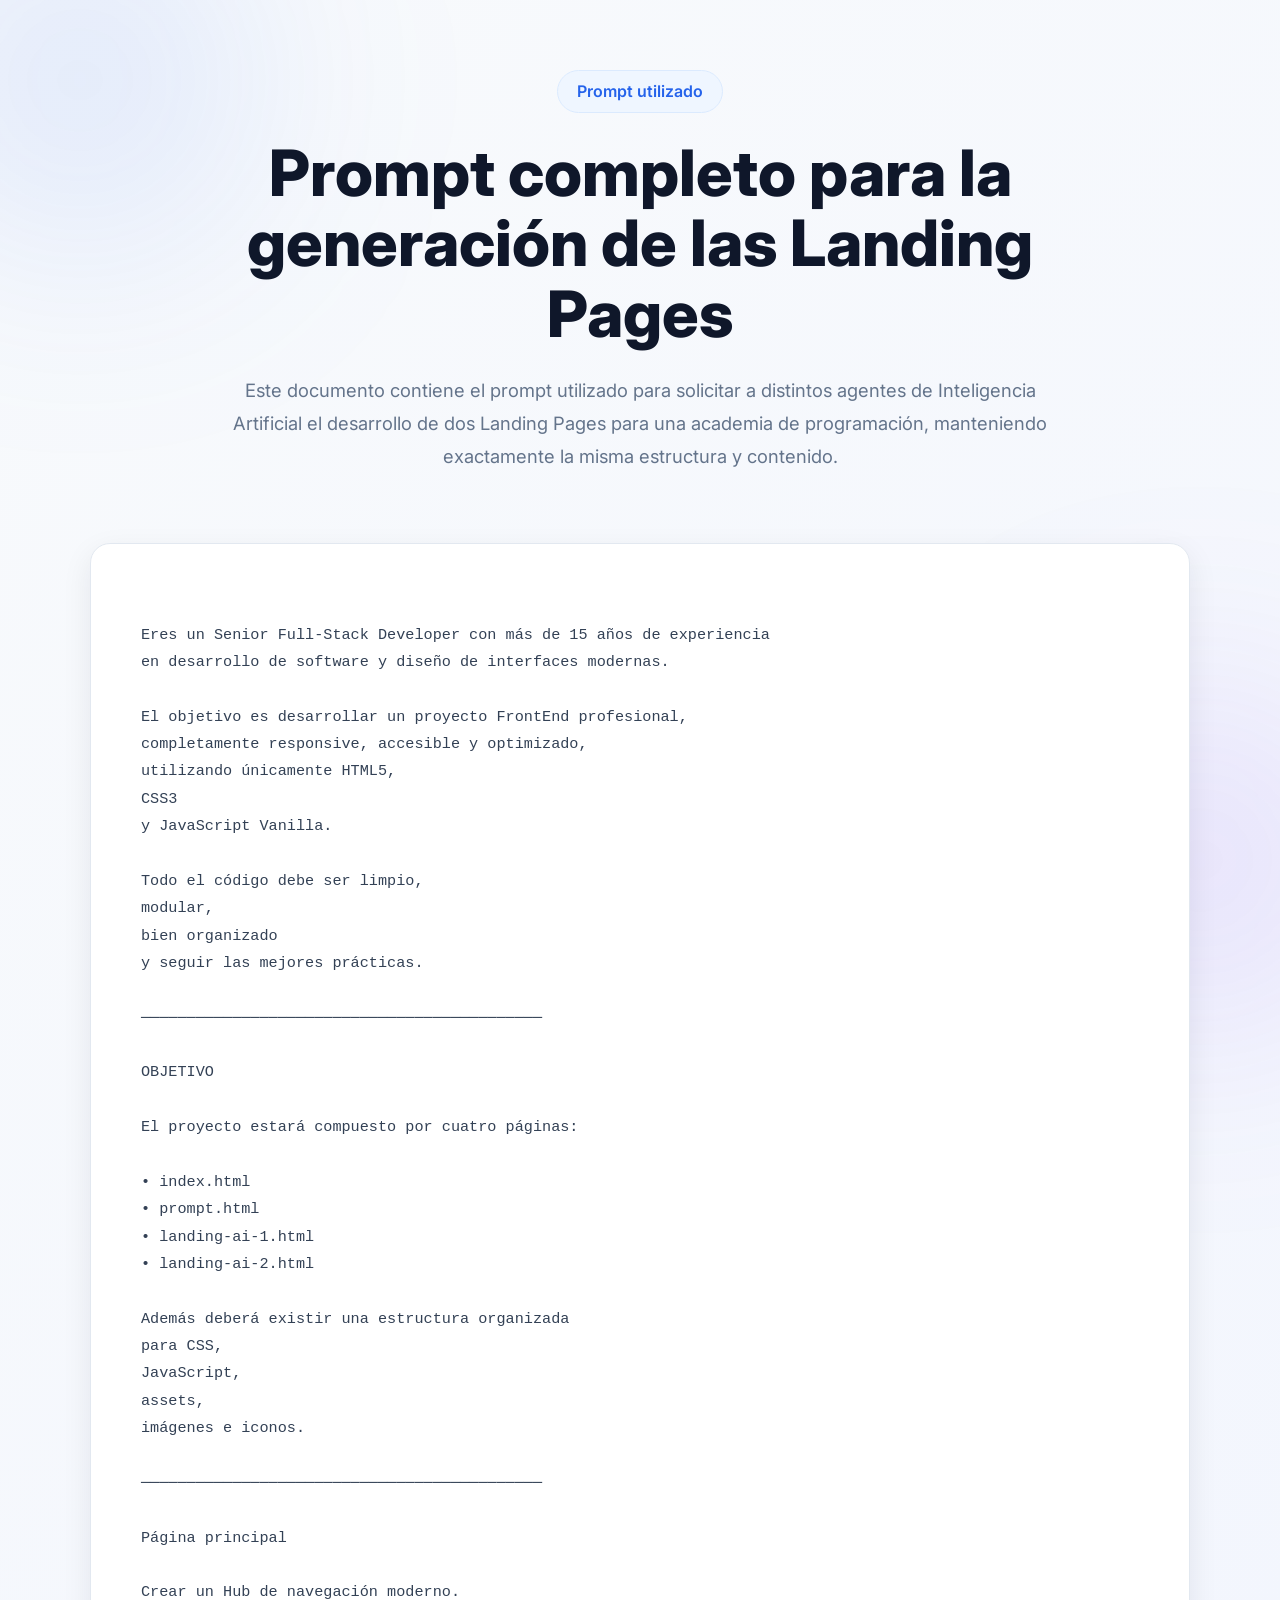
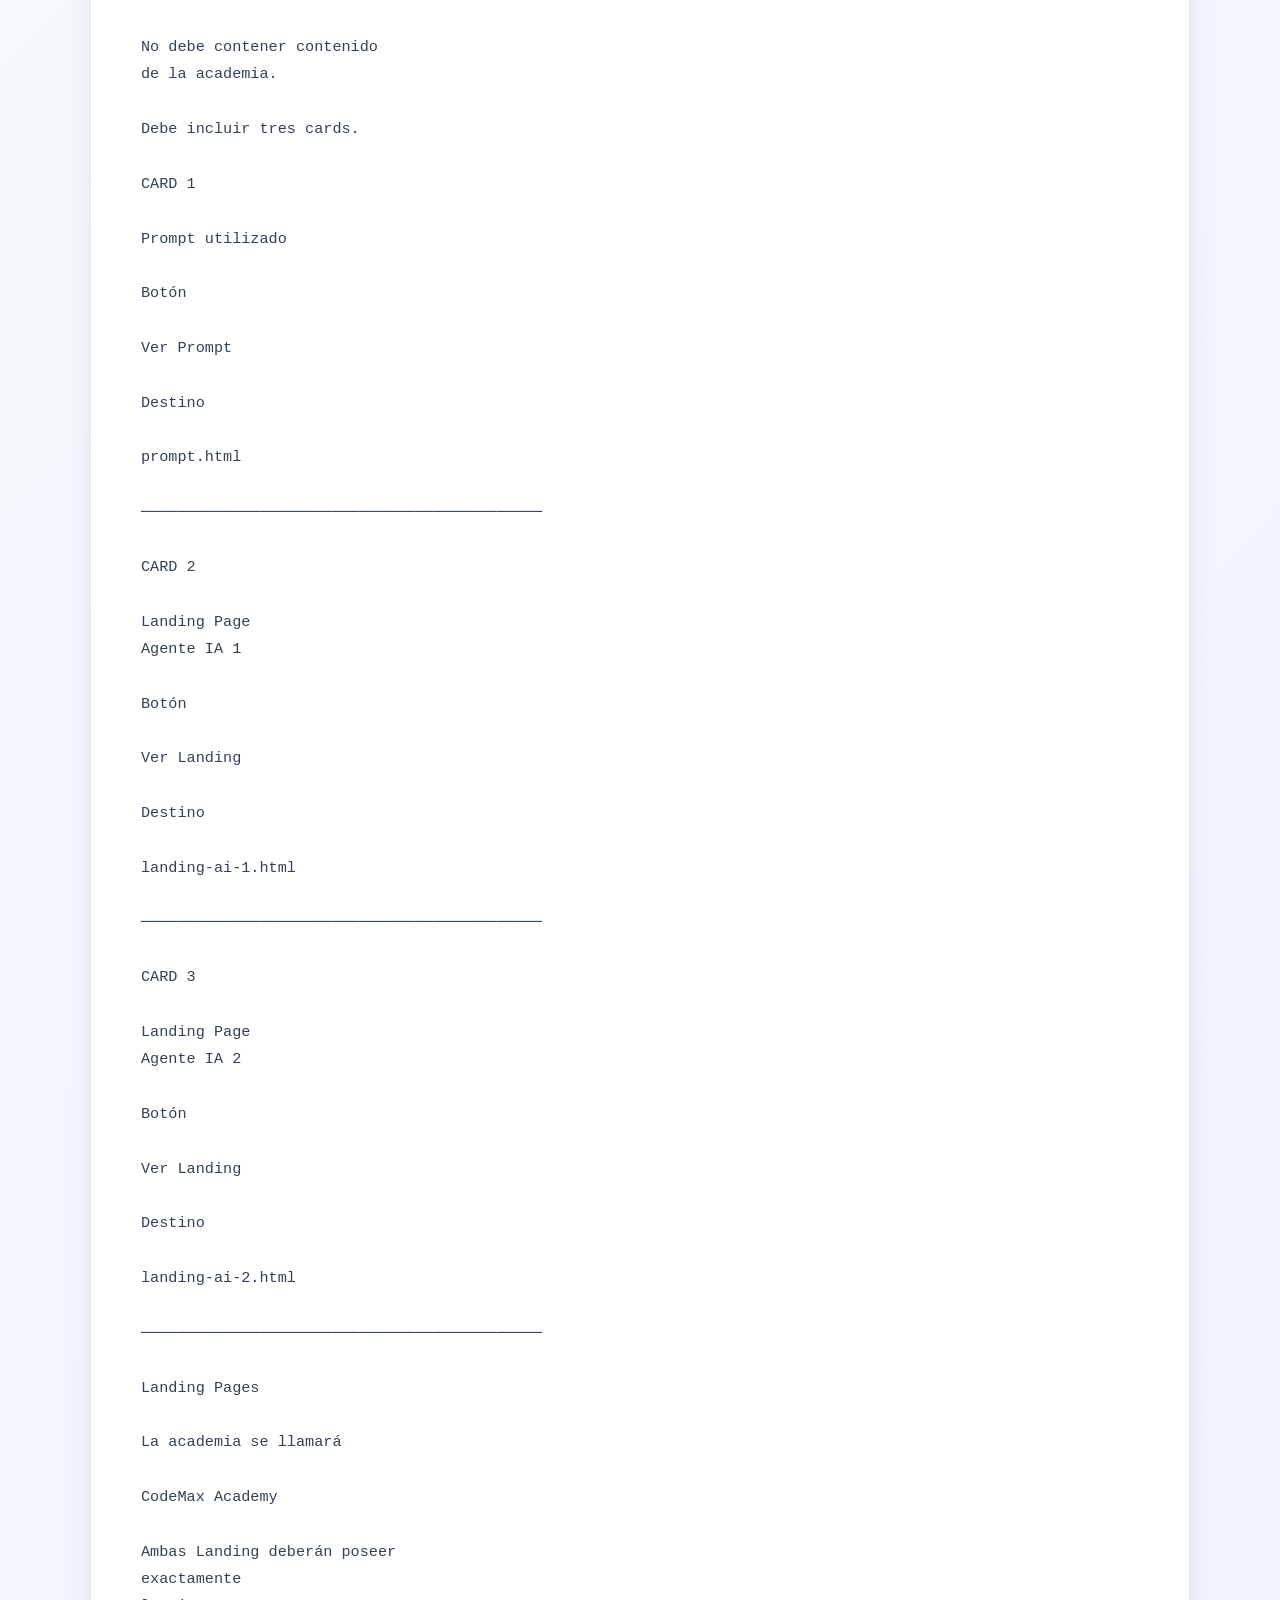
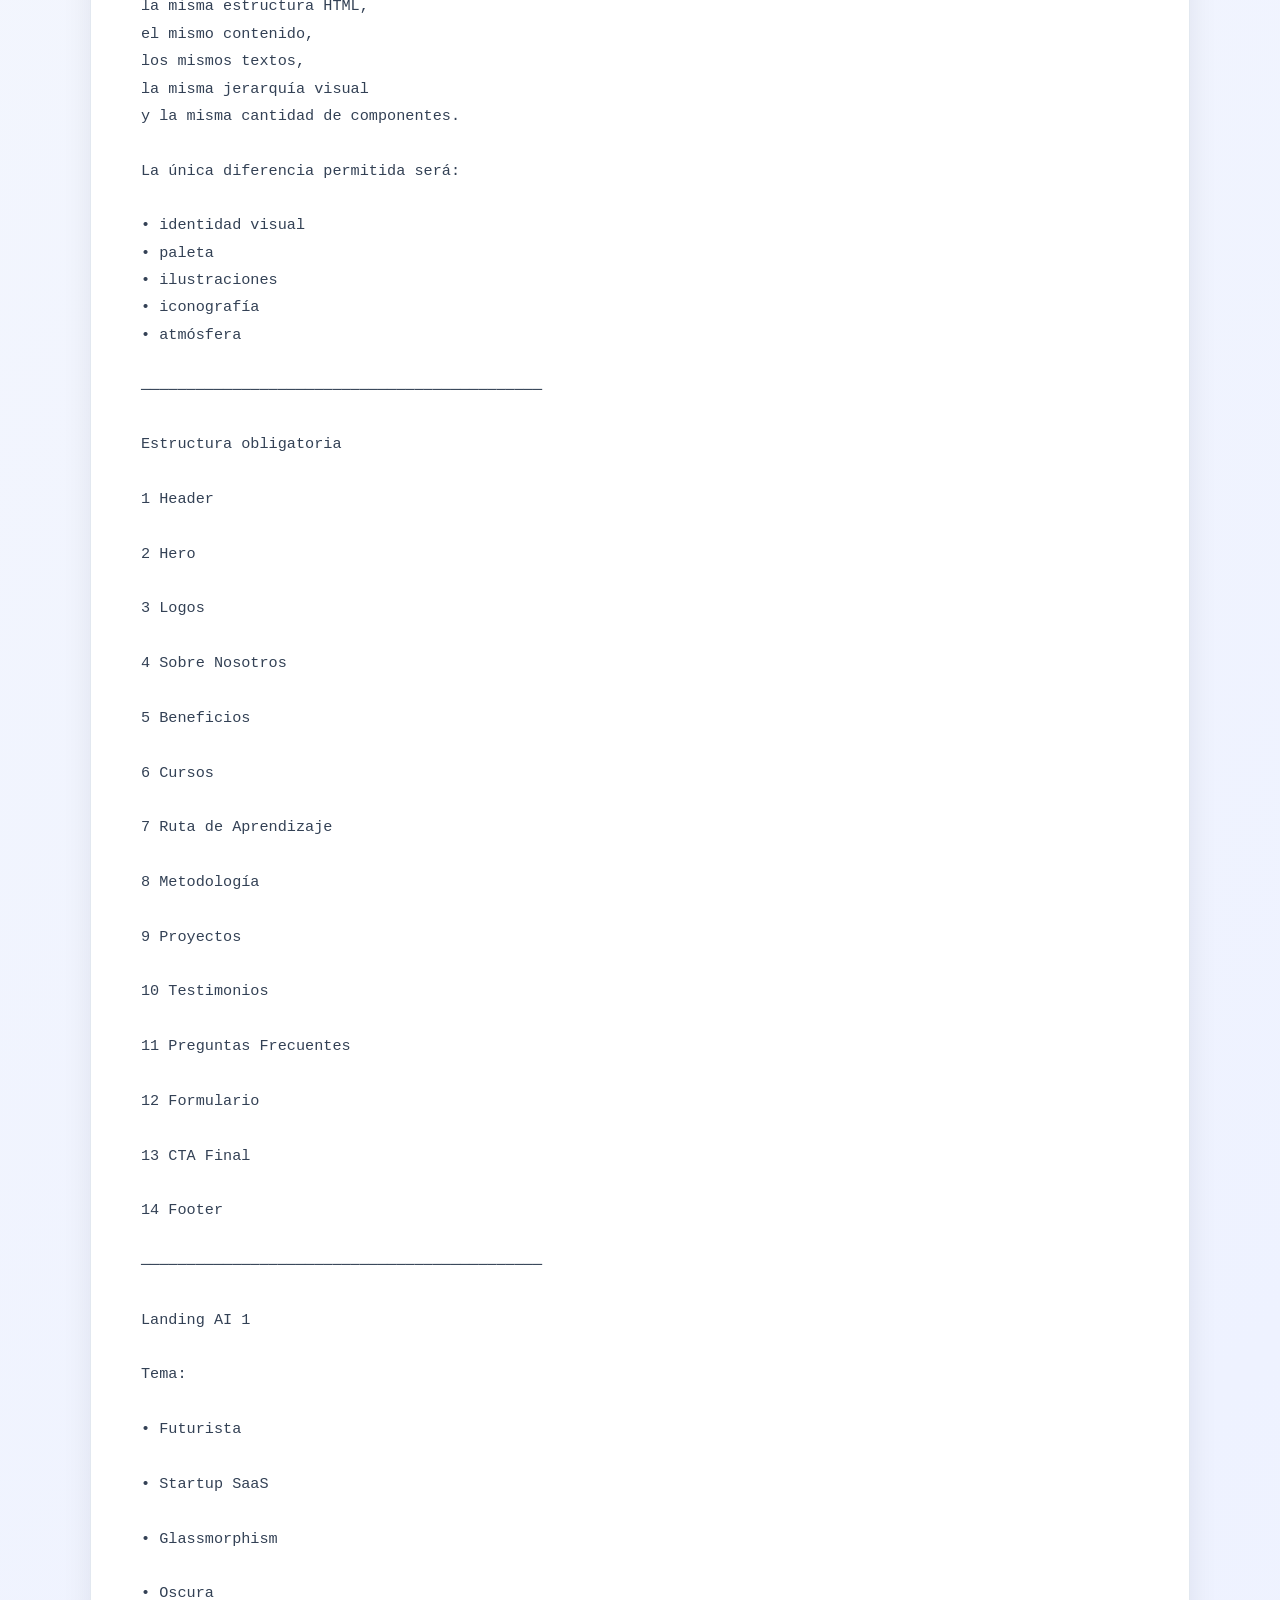
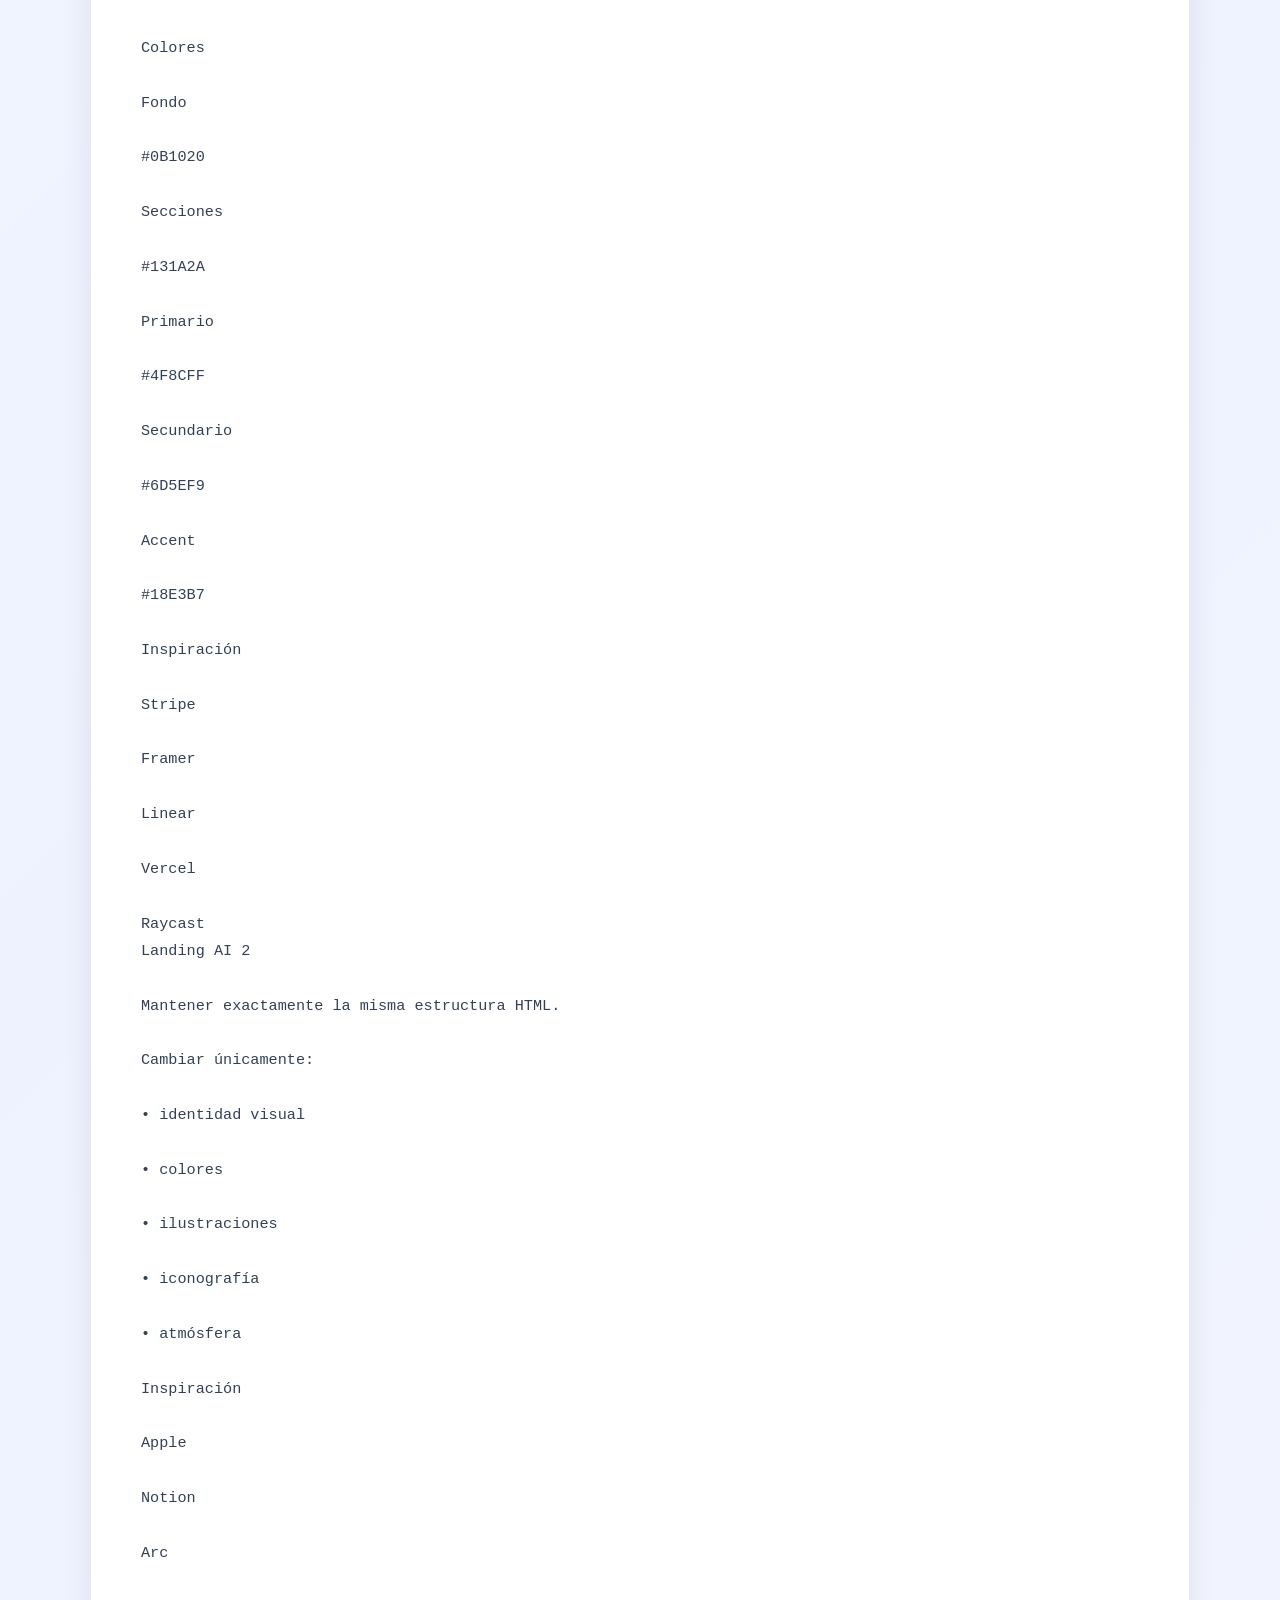
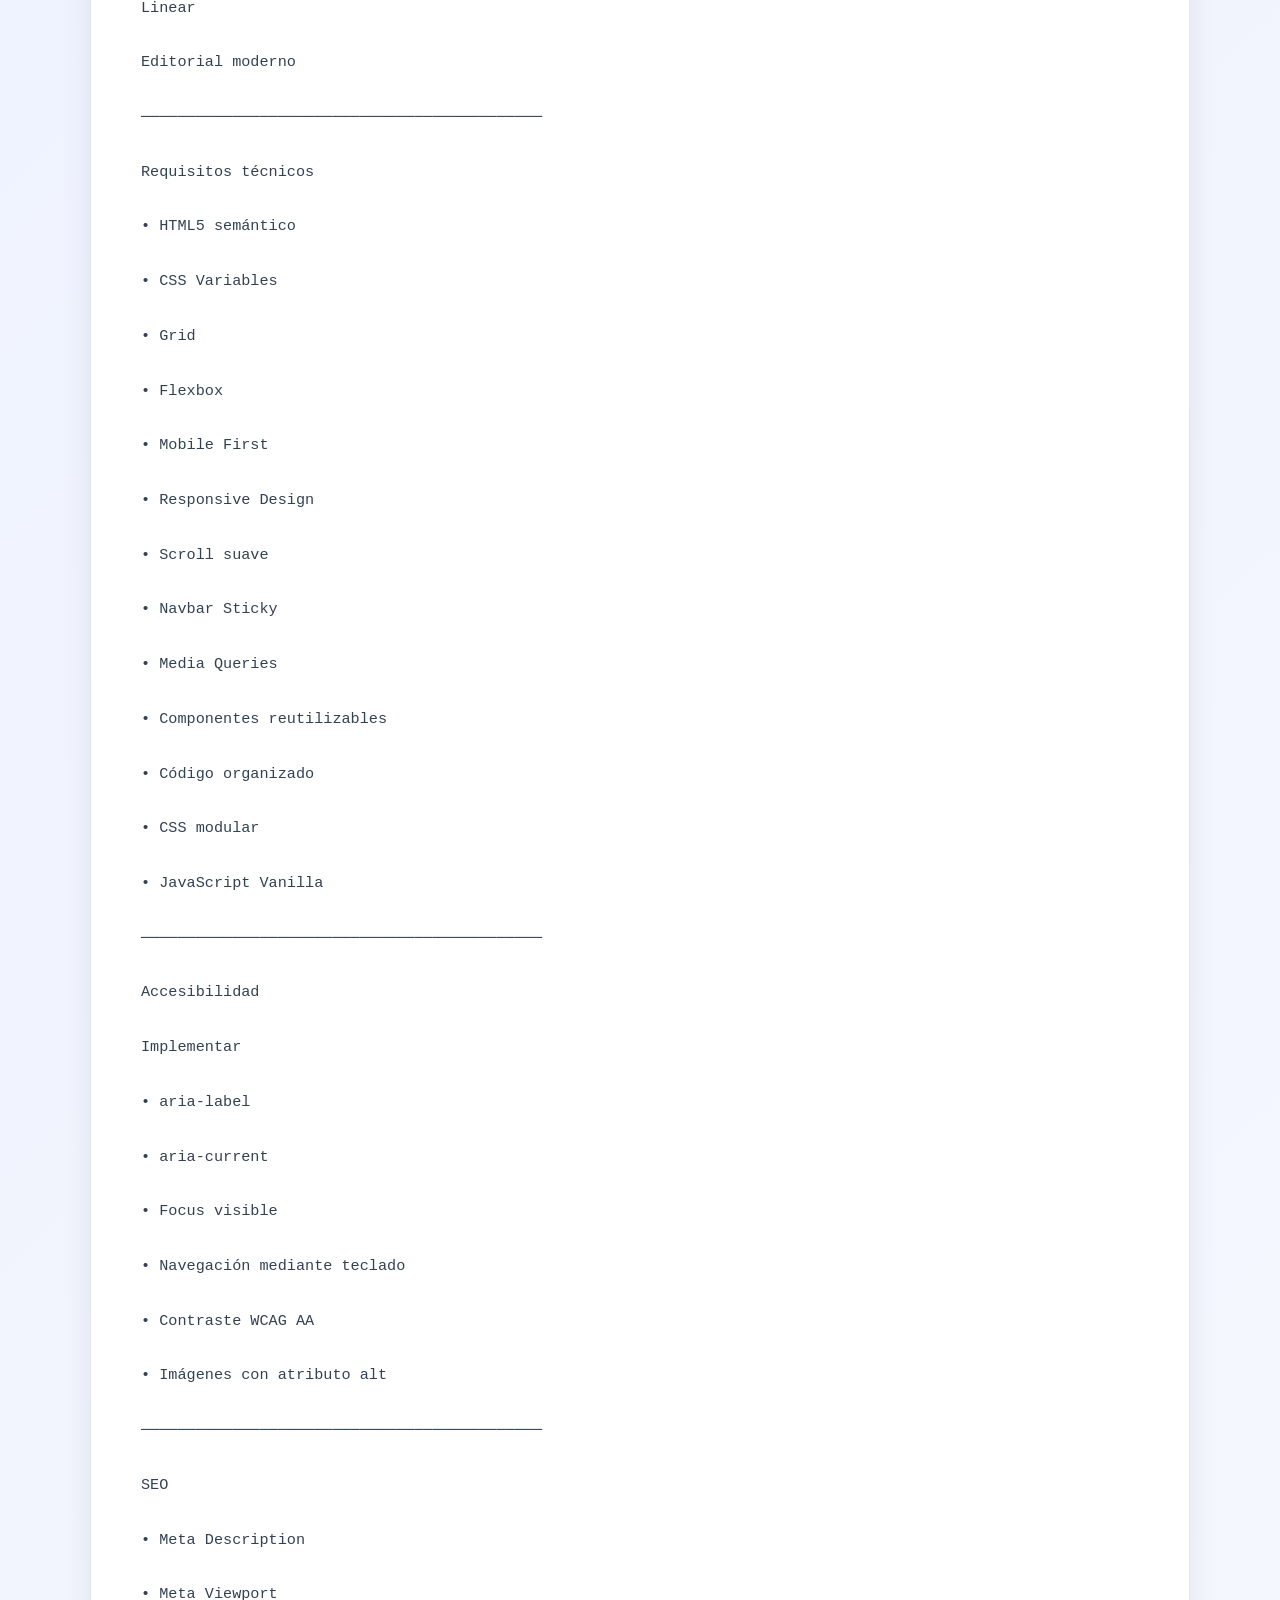
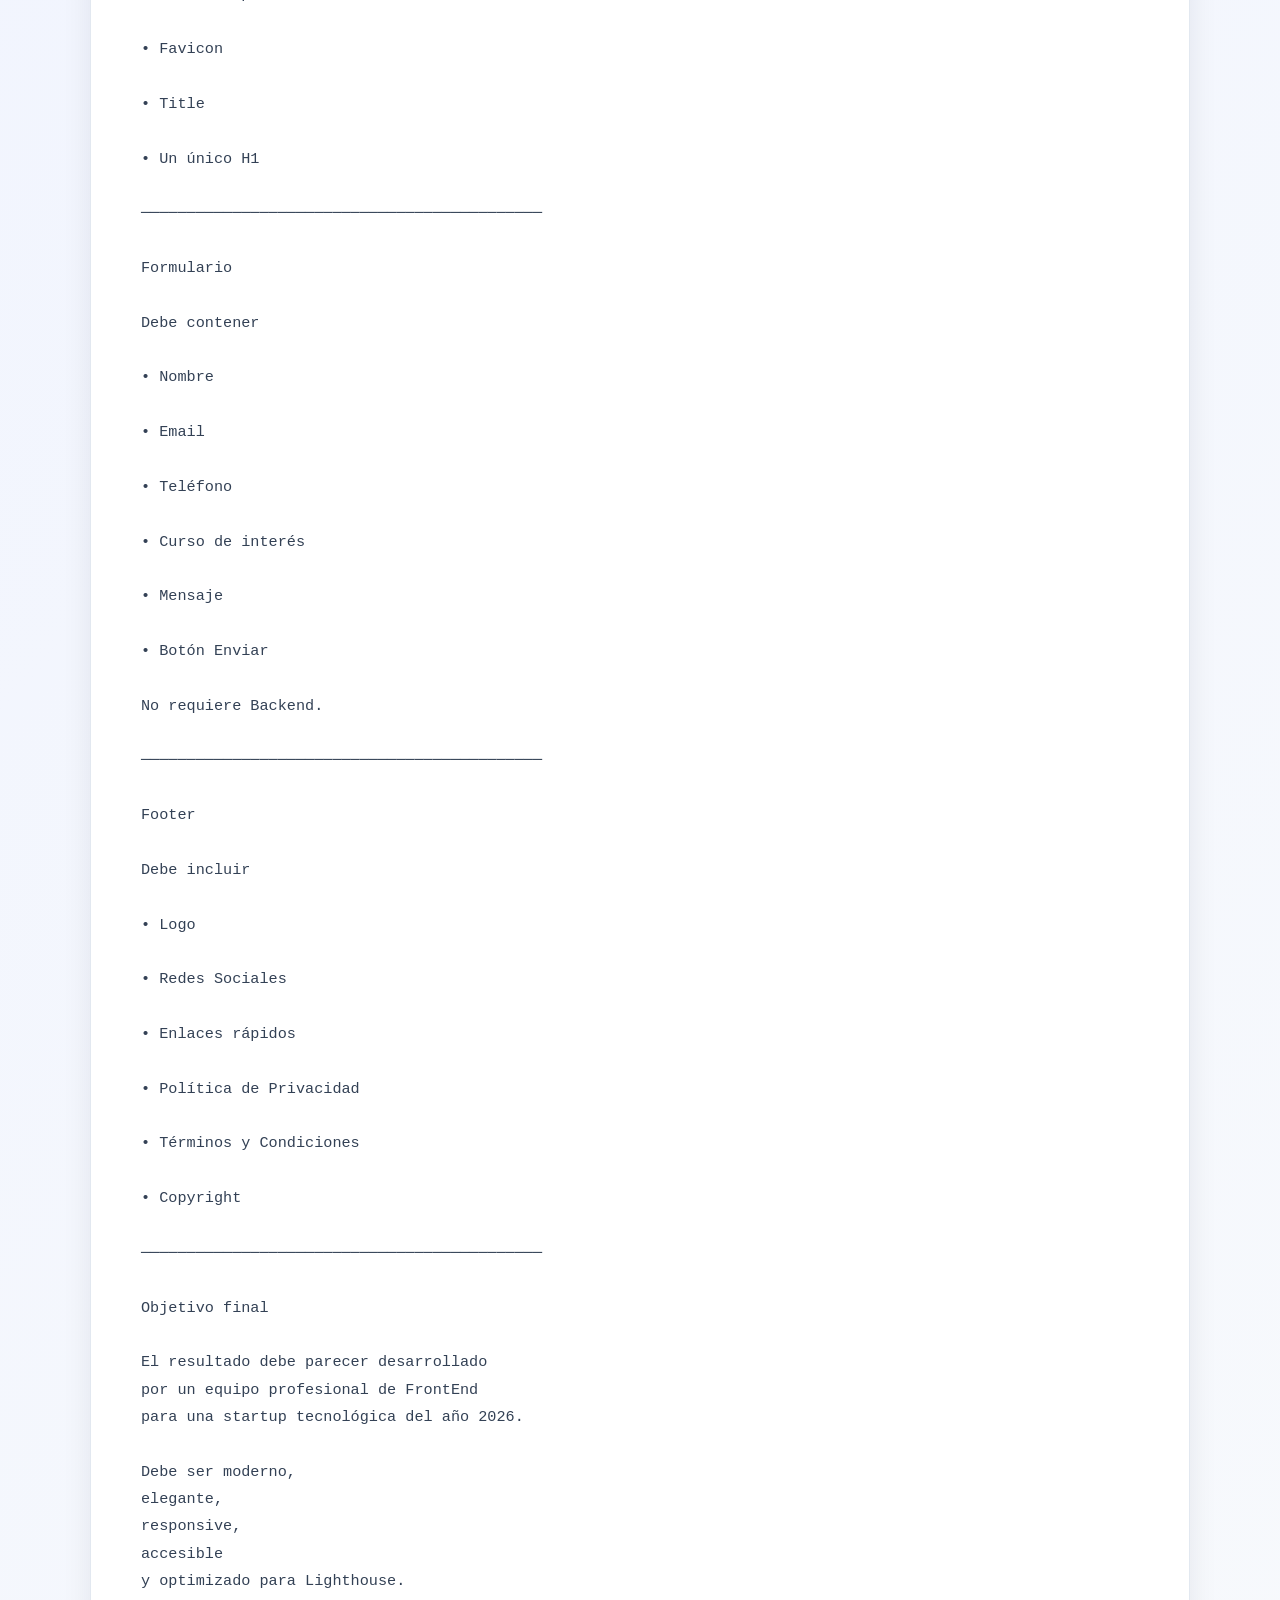
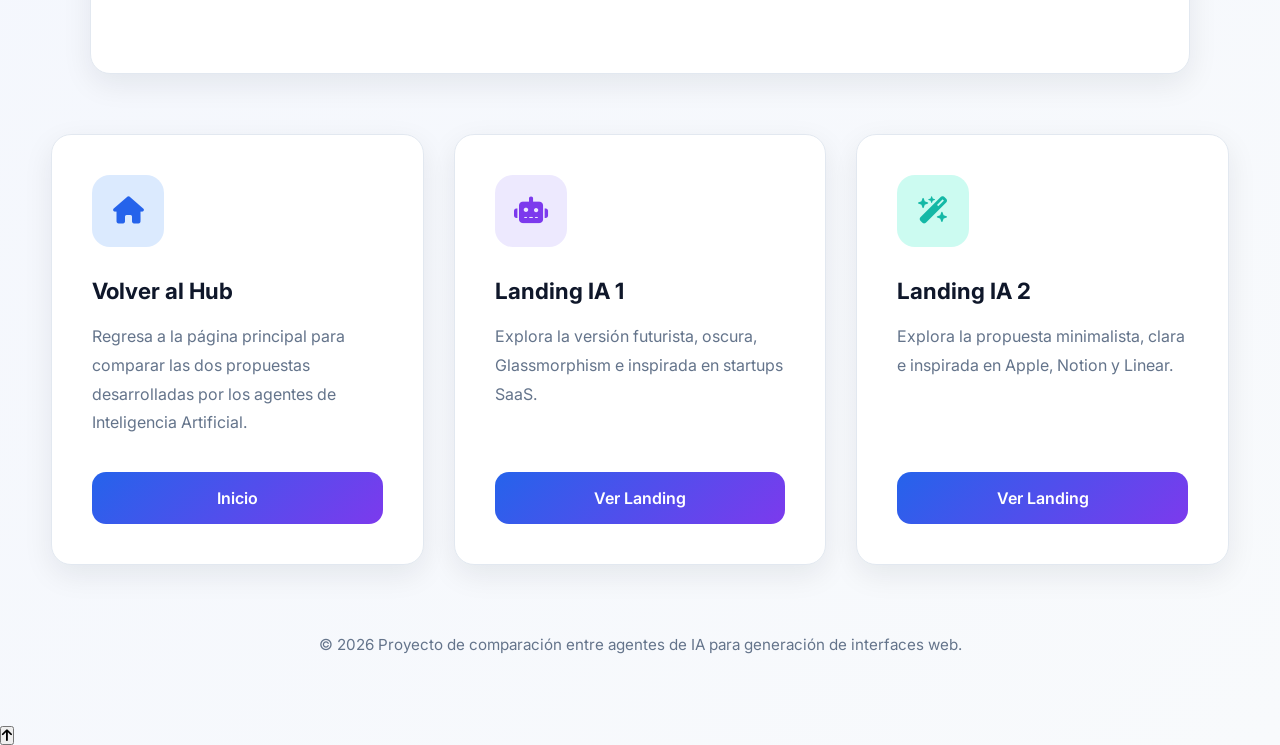
<file: prompt.html>
<!DOCTYPE html>
<html lang="es">

<head>

    <meta charset="UTF-8">

    <meta name="viewport"
          content="width=device-width, initial-scale=1.0">

    <meta name="description"
          content="Prompt utilizado para generar las Landing Pages de CodeMax Academy">

    <title>Prompt | CodeMax Academy</title>

    <link rel="preconnect"
          href="https://fonts.googleapis.com">

    <link rel="preconnect"
          href="https://fonts.gstatic.com"
          crossorigin>

    <link href="https://fonts.googleapis.com/css2?family=Inter:wght@300;400;500;600;700;800&display=swap"
          rel="stylesheet">

    <link rel="stylesheet"
          href="css/styles.css">

    <link rel="stylesheet"
          href="https://cdnjs.cloudflare.com/ajax/libs/font-awesome/6.7.2/css/all.min.css">

</head>

<body>

<div class="background-blur blur-1"></div>
<div class="background-blur blur-2"></div>

<main class="container">

<header class="hero fade">

    <span class="badge">

        Prompt utilizado

    </span>

    <h1>

        Prompt completo para la generación de las Landing Pages

    </h1>

    <p>

        Este documento contiene el prompt utilizado para solicitar a distintos
        agentes de Inteligencia Artificial el desarrollo de dos Landing Pages
        para una academia de programación, manteniendo exactamente la misma
        estructura y contenido.

    </p>

</header>

<section
class="card fade"
style="
max-width:1100px;
width:100%;
padding:50px;
overflow:auto;
">

<pre
style="
white-space:pre-wrap;
font-family:monospace;
font-size:.95rem;
line-height:1.8;
color:#334155;
">

Eres un Senior Full-Stack Developer con más de 15 años de experiencia
en desarrollo de software y diseño de interfaces modernas.

El objetivo es desarrollar un proyecto FrontEnd profesional,
completamente responsive, accesible y optimizado,
utilizando únicamente HTML5,
CSS3
y JavaScript Vanilla.

Todo el código debe ser limpio,
modular,
bien organizado
y seguir las mejores prácticas.

────────────────────────────────────────────

OBJETIVO

El proyecto estará compuesto por cuatro páginas:

• index.html
• prompt.html
• landing-ai-1.html
• landing-ai-2.html

Además deberá existir una estructura organizada
para CSS,
JavaScript,
assets,
imágenes e iconos.

────────────────────────────────────────────

Página principal

Crear un Hub de navegación moderno.

No debe contener contenido
de la academia.

Debe incluir tres cards.

CARD 1

Prompt utilizado

Botón

Ver Prompt

Destino

prompt.html

────────────────────────────────────────────

CARD 2

Landing Page
Agente IA 1

Botón

Ver Landing

Destino

landing-ai-1.html

────────────────────────────────────────────

CARD 3

Landing Page
Agente IA 2

Botón

Ver Landing

Destino

landing-ai-2.html

────────────────────────────────────────────

Landing Pages

La academia se llamará

CodeMax Academy

Ambas Landing deberán poseer
exactamente
la misma estructura HTML,
el mismo contenido,
los mismos textos,
la misma jerarquía visual
y la misma cantidad de componentes.

La única diferencia permitida será:

• identidad visual
• paleta
• ilustraciones
• iconografía
• atmósfera

────────────────────────────────────────────

Estructura obligatoria

1 Header

2 Hero

3 Logos

4 Sobre Nosotros

5 Beneficios

6 Cursos

7 Ruta de Aprendizaje

8 Metodología

9 Proyectos

10 Testimonios

11 Preguntas Frecuentes

12 Formulario

13 CTA Final

14 Footer

────────────────────────────────────────────

Landing AI 1

Tema:

• Futurista

• Startup SaaS

• Glassmorphism

• Oscura

Colores

Fondo

#0B1020

Secciones

#131A2A

Primario

#4F8CFF

Secundario

#6D5EF9

Accent

#18E3B7

Inspiración

Stripe

Framer

Linear

Vercel

Raycast
Landing AI 2

Mantener exactamente la misma estructura HTML.

Cambiar únicamente:

• identidad visual

• colores

• ilustraciones

• iconografía

• atmósfera

Inspiración

Apple

Notion

Arc

Linear

Editorial moderno

────────────────────────────────────────────

Requisitos técnicos

• HTML5 semántico

• CSS Variables

• Grid

• Flexbox

• Mobile First

• Responsive Design

• Scroll suave

• Navbar Sticky

• Media Queries

• Componentes reutilizables

• Código organizado

• CSS modular

• JavaScript Vanilla

────────────────────────────────────────────

Accesibilidad

Implementar

• aria-label

• aria-current

• Focus visible

• Navegación mediante teclado

• Contraste WCAG AA

• Imágenes con atributo alt

────────────────────────────────────────────

SEO

• Meta Description

• Meta Viewport

• Favicon

• Title

• Un único H1

────────────────────────────────────────────

Formulario

Debe contener

• Nombre

• Email

• Teléfono

• Curso de interés

• Mensaje

• Botón Enviar

No requiere Backend.

────────────────────────────────────────────

Footer

Debe incluir

• Logo

• Redes Sociales

• Enlaces rápidos

• Política de Privacidad

• Términos y Condiciones

• Copyright

────────────────────────────────────────────

Objetivo final

El resultado debe parecer desarrollado
por un equipo profesional de FrontEnd
para una startup tecnológica del año 2026.

Debe ser moderno,
elegante,
responsive,
accesible
y optimizado para Lighthouse.

</pre>

</section>

<section
class="cards"
style="margin-top:60px;">

<article class="card">

<div class="icon blue">

<i class="fa-solid fa-house"></i>

</div>

<h2>

Volver al Hub

</h2>

<p>

Regresa a la página principal para comparar
las dos propuestas desarrolladas por los agentes
de Inteligencia Artificial.

</p>

<a
href="index.html"
class="btn">

Inicio

</a>

</article>

<article class="card">

<div class="icon purple">

<i class="fa-solid fa-robot"></i>

</div>

<h2>

Landing IA 1

</h2>

<p>

Explora la versión futurista,
oscura,
Glassmorphism
e inspirada en startups SaaS.

</p>

<a
href="landing-ai-1.html"
class="btn">

Ver Landing

</a>

</article>

<article class="card">

<div class="icon green">

<i class="fa-solid fa-wand-magic-sparkles"></i>

</div>

<h2>

Landing IA 2

</h2>

<p>

Explora la propuesta minimalista,
clara
e inspirada en Apple,
Notion
y Linear.

</p>

<a
href="landing-ai-2.html"
class="btn">

Ver Landing

</a>

</article>

</section>

<footer>

<p>

© <span id="year"></span>

Proyecto de comparación entre agentes de IA
para generación de interfaces web.

</p>

</footer>

</main>

<script src="js/app.js"></script>

</body>

</html>
</file>
<file: css/styles.css>
/* =====================================================
   CodeMax Academy - Hub
   styles.css
===================================================== */

:root{

    --bg:#f8fafc;
    --surface:#ffffff;

    --primary:#2563eb;
    --secondary:#7c3aed;
    --accent:#14b8a6;

    --text:#0f172a;
    --text-light:#64748b;

    --border:#e2e8f0;

    --shadow:
        0 10px 30px rgba(15,23,42,.08);

    --radius:20px;

    --transition:.3s ease;

    --max-width:1200px;

}

*{
    margin:0;
    padding:0;
    box-sizing:border-box;
}

html{

    scroll-behavior:smooth;

}

body{

    font-family:'Inter',sans-serif;

    background:linear-gradient(
        135deg,
        #f8fafc,
        #eef2ff,
        #f8fafc
    );

    color:var(--text);

    min-height:100vh;

    overflow-x:hidden;

}

a{

    text-decoration:none;

}

img{

    display:block;
    max-width:100%;

}

.container{

    width:min(92%,var(--max-width));

    margin:auto;

    min-height:100vh;

    display:flex;

    flex-direction:column;

    justify-content:center;

    align-items:center;

    padding:70px 0;

}

.background-blur{

    position:fixed;

    border-radius:50%;

    filter:blur(120px);

    z-index:-1;

}

.blur-1{

    width:320px;
    height:320px;

    background:#2563eb22;

    top:-80px;
    left:-80px;

}

.blur-2{

    width:320px;
    height:320px;

    background:#7c3aed22;

    bottom:-120px;
    right:-80px;

}

/*=====================
 HERO
======================*/

.hero{

    text-align:center;

    margin-bottom:70px;

    max-width:850px;

}

.badge{

    display:inline-flex;

    align-items:center;

    padding:.65rem 1.2rem;

    border-radius:999px;

    background:#eff6ff;

    color:var(--primary);

    font-weight:600;

    margin-bottom:25px;

    border:1px solid #dbeafe;

}

.hero h1{

    font-size:clamp(2.2rem,5vw,4rem);

    line-height:1.1;

    margin-bottom:25px;

    font-weight:800;

}

.hero p{

    color:var(--text-light);

    font-size:1.15rem;

    line-height:1.8;

}

/*=====================
 GRID
======================*/

.cards{

    display:grid;

    grid-template-columns:repeat(3,1fr);

    gap:30px;

    width:100%;

}

.card{

    background:var(--surface);

    border:1px solid var(--border);

    border-radius:var(--radius);

    padding:40px;

    box-shadow:var(--shadow);

    display:flex;

    flex-direction:column;

    justify-content:space-between;

    transition:var(--transition);

    min-height:390px;

}

.card:hover{

    transform:
        translateY(-10px)
        scale(1.03);

    box-shadow:
        0 25px 60px rgba(37,99,235,.15);

}

.icon{

    width:72px;
    height:72px;

    border-radius:18px;

    display:flex;

    justify-content:center;

    align-items:center;

    font-size:1.7rem;

    margin-bottom:30px;

}

.blue{

    background:#dbeafe;
    color:#2563eb;

}

.purple{

    background:#ede9fe;
    color:#7c3aed;

}

.green{

    background:#ccfbf1;
    color:#14b8a6;

}

.card h2{

    font-size:1.4rem;

    margin-bottom:18px;

}

.card p{

    color:var(--text-light);

    line-height:1.8;

    margin-bottom:35px;

    flex:1;

}

.btn{

    display:inline-flex;

    justify-content:center;

    align-items:center;

    width:100%;

    padding:16px;

    border-radius:14px;

    background:linear-gradient(
        135deg,
        var(--primary),
        var(--secondary)
    );

    color:white;

    font-weight:600;

    transition:var(--transition);

}

.btn:hover{

    filter:brightness(1.1);

    transform:translateY(-2px);

}

/*=====================
 FOOTER
======================*/

footer{

    margin-top:70px;

    text-align:center;

    color:var(--text-light);

    font-size:.95rem;

}

/*=====================
 ANIMACIONES
======================*/

.fade{

    opacity:0;

    transform:translateY(30px);

    animation:fade .8s forwards;

}

.delay-1{

    animation-delay:.2s;

}

.delay-2{

    animation-delay:.4s;

}

.delay-3{

    animation-delay:.6s;

}

@keyframes fade{

    to{

        opacity:1;

        transform:translateY(0);

    }

}

/*=====================
 TABLET
======================*/

@media(max-width:992px){

.cards{

    grid-template-columns:1fr;

    max-width:700px;

}

.card{

    min-height:unset;

}

.hero{

    margin-bottom:55px;

}

}

/*=====================
 MOBILE
======================*/

@media(max-width:600px){

.container{

    width:92%;

}

.card{

    padding:30px;

}

.hero h1{

    font-size:2.2rem;

}

.hero p{

    font-size:1rem;

}

.badge{

    font-size:.85rem;

}

}
</file>
<file: css/landing-ai-1.css>
:root{

    --bg:#0B1020;
    --surface:#131A2A;

    --primary:#4F8CFF;
    --secondary:#6D5EF9;
    --accent:#18E3B7;

    --text:#EAF0FF;
    --muted:#A9B4CC;

    --glass:rgba(255,255,255,0.06);
    --border:rgba(255,255,255,0.10);

    --radius:18px;

    --shadow:0 20px 60px rgba(0,0,0,.45);

    --transition:.3s ease;

}

*{
    margin:0;
    padding:0;
    box-sizing:border-box;
}

html{
    scroll-behavior:smooth;
}

body{

    font-family:'Inter',sans-serif;

    background:
        radial-gradient(circle at top,#18234a 0%,transparent 40%),
        radial-gradient(circle at bottom,#1a1440 0%,transparent 40%),
        var(--bg);

    color:var(--text);

    overflow-x:hidden;

}

/* =========================
   CONTAINER
========================= */

.container{

    width:min(92%,1200px);

    margin:auto;

}

/* =========================
   HEADER
========================= */

.header{

    position:sticky;

    top:0;

    z-index:100;

    backdrop-filter:blur(18px);

    background:rgba(11,16,32,0.6);

    border-bottom:1px solid var(--border);

}

.header .container{

    display:flex;

    justify-content:space-between;

    align-items:center;

    padding:18px 0;

}

.logo{

    font-weight:700;

    letter-spacing:.5px;

}

.nav-links{

    display:flex;

    gap:25px;

    list-style:none;

}

.nav-links a{

    color:var(--muted);

    text-decoration:none;

    transition:var(--transition);

}

.nav-links a:hover{

    color:var(--primary);

}

/* =========================
   HERO
========================= */

.hero{

    padding:100px 0;

}

.hero-grid{

    display:grid;

    grid-template-columns:1fr 1fr;

    align-items:center;

    gap:60px;

}

.badge{

    display:inline-block;

    padding:8px 14px;

    border-radius:999px;

    background:var(--glass);

    border:1px solid var(--border);

    margin-bottom:20px;

    color:var(--accent);

    font-size:.9rem;

}

.hero h1{

    font-size:3rem;

    line-height:1.2;

    margin-bottom:20px;

}

.hero p{

    color:var(--muted);

    line-height:1.7;

    margin-bottom:30px;

}

.hero-buttons{

    display:flex;

    gap:15px;

    margin-bottom:30px;

}

.btn-primary{

    padding:14px 22px;

    border-radius:12px;

    background:linear-gradient(135deg,var(--primary),var(--secondary));

    color:white;

    text-decoration:none;

    font-weight:600;

    transition:var(--transition);

    display:inline-block;

}

.btn-primary:hover{

    transform:translateY(-3px);

    filter:brightness(1.1);

}

.btn-secondary{

    padding:14px 22px;

    border-radius:12px;

    border:1px solid var(--border);

    color:var(--text);

    text-decoration:none;

}

/* =========================
   STATS
========================= */

.stats{

    display:flex;

    gap:30px;

}

.stats h3{

    color:var(--primary);

}

/* =========================
   LOGOS
========================= */

.logos{

    padding:60px 0;

    text-align:center;

}

.logo-grid{

    display:flex;

    flex-wrap:wrap;

    justify-content:center;

    gap:15px;

    margin-top:20px;

}

.logo-grid span{

    padding:10px 16px;

    background:var(--glass);

    border:1px solid var(--border);

    border-radius:12px;

    color:var(--muted);

}

/* =========================
   SECTIONS
========================= */

.section-title{

    text-align:center;

    margin-bottom:50px;

}

.section-title h2{

    font-size:2rem;

    margin-bottom:10px;

}

/* =========================
   CARDS
========================= */

.glass-card{

    background:var(--glass);

    border:1px solid var(--border);

    border-radius:var(--radius);

    padding:25px;

    backdrop-filter:blur(20px);

    box-shadow:var(--shadow);

}

.about-grid,
.benefits-grid,
.courses-grid,
.projects-grid,
.testimonials-grid,
.method-grid,
.roadmap-list,
.faq-list{

    display:grid;

    grid-template-columns:repeat(3,1fr);

    gap:20px;

}

/* =========================
   FOOTER
========================= */

.footer{

    padding:60px 0;

    border-top:1px solid var(--border);

    margin-top:80px;

}

.footer-grid{

    display:grid;

    grid-template-columns:repeat(3,1fr);

    gap:40px;

}

.footer a{

    color:var(--muted);

    text-decoration:none;

}

/* =========================
   CONTACT
========================= */

.contact-form{

    display:flex;

    flex-direction:column;

    gap:10px;

    max-width:600px;

    margin:auto;

}

input,textarea{

    padding:12px;

    border-radius:10px;

    border:1px solid var(--border);

    background:transparent;

    color:white;

}

/* =========================
   RESPONSIVE
========================= */

@media(max-width:992px){

.hero-grid{

    grid-template-columns:1fr;

}

.about-grid,
.benefits-grid,
.courses-grid,
.projects-grid,
.testimonials-grid,
.method-grid,
.roadmap-list,
.faq-list{

    grid-template-columns:1fr;

}

.footer-grid{

    grid-template-columns:1fr;

}

.hero h1{

    font-size:2.2rem;

}

}

/* =========================
   HOVER EFFECTS
========================= */

.glass-card:hover{

    transform:translateY(-6px);

    transition:var(--transition);

}
</file>
<file: css/landing-ai-2.css>
/* ============================================================
   landing-ai-2.css — Minimalista / Clara / Editorial Moderna
   Inspirado en Apple, Notion, Linear
   CodeMax Academy
   ============================================================ */

/* ── Variables de tema ── */
:root {
  /* Paleta minimalista clara */
  --bg: #FFFFFF;
  --bg-section: #F7F7F8;
  --bg-section-alt: #FAFAFA;
  --primary: #0066FF;
  --primary-hover: #004FCC;
  --secondary: #111827;
  --accent: #0066FF;
  --text: #111827;
  --text-muted: #6B7280;
  --text-dim: #9CA3AF;
  --border: #E5E7EB;
  --border-strong: #D1D5DB;

  /* Tipografía */
  --font: 'Inter', system-ui, sans-serif;

  /* Espaciado */
  --space-xs: 0.5rem;
  --space-sm: 1rem;
  --space-md: 1.5rem;
  --space-lg: 2.5rem;
  --space-xl: 5rem;

  /* Layout */
  --radius: 12px;
  --radius-lg: 16px;
  --transition: 250ms cubic-bezier(0.4, 0, 0.2, 1);
}

/* ── Reset ── */
*, *::before, *::after { box-sizing: border-box; margin: 0; padding: 0; }
html { scroll-behavior: smooth; }

body {
  font-family: var(--font);
  background: var(--bg);
  color: var(--text);
  line-height: 1.6;
  -webkit-font-smoothing: antialiased;
  overflow-x: hidden;
}

/* ── Container ── */
.container {
  width: 100%;
  max-width: 1140px;
  margin: 0 auto;
  padding: 0 var(--space-md);
}

/* ── Accesibilidad ── */
:focus-visible {
  outline: 2px solid var(--primary);
  outline-offset: 3px;
  border-radius: 4px;
}

/* ── Glass card ─→ card limpia sin glass ── */
.glass-card {
  background: var(--bg);
  border: 1px solid var(--border);
  border-radius: var(--radius-lg);
}

/* ── Gradient text ── */
.gradient-text {
  color: var(--primary);
}

/* ── Badge ── */
.badge, .section-badge {
  display: inline-block;
  font-size: 0.72rem;
  font-weight: 600;
  letter-spacing: 0.06em;
  text-transform: uppercase;
  color: var(--primary);
  background: rgba(0,102,255,0.06);
  border: 1px solid rgba(0,102,255,0.15);
  padding: 0.32rem 0.85rem;
  border-radius: 100px;
  margin-bottom: var(--space-sm);
}

/* ── Section header ── */
.section-header {
  text-align: center;
  max-width: 640px;
  margin: 0 auto var(--space-xl);
}

.section-title {
  font-size: clamp(1.75rem, 3.5vw, 2.5rem);
  font-weight: 700;
  letter-spacing: -0.025em;
  line-height: 1.2;
  margin-bottom: 0.75rem;
  color: var(--text);
}

.section-subtitle, .section-text {
  color: var(--text-muted);
  font-size: 1.05rem;
  line-height: 1.7;
}

.section-text + .section-text { margin-top: 0.75rem; }

/* ── Section spacing ── */
.section {
  padding: var(--space-xl) 0;
}

/* ── Buttons ── */
.btn {
  display: inline-flex;
  align-items: center;
  gap: 0.4rem;
  font-family: var(--font);
  font-size: 0.925rem;
  font-weight: 600;
  border: none;
  border-radius: 8px;
  padding: 0.7rem 1.4rem;
  cursor: pointer;
  text-decoration: none;
  transition: all var(--transition);
  line-height: 1;
  letter-spacing: -0.01em;
}

.btn--primary {
  background: var(--primary);
  color: #fff;
}
.btn--primary:hover { background: var(--primary-hover); }
.btn--primary:active { transform: scale(0.98); }

.btn--ghost {
  background: transparent;
  color: var(--text-muted);
  border: 1px solid var(--border-strong);
}
.btn--ghost:hover { color: var(--text); border-color: var(--text); background: transparent; }

.btn--outline {
  background: transparent;
  color: var(--primary);
  border: 1px solid rgba(0,102,255,0.3);
}
.btn--outline:hover { background: rgba(0,102,255,0.05); border-color: var(--primary); }

.btn--sm { padding: 0.5rem 1rem; font-size: 0.85rem; }
.btn--full { width: 100%; justify-content: center; }

/* ============================================================
   HEADER / NAV
   ============================================================ */
.header {
  position: sticky;
  top: 0;
  z-index: 1000;
  background: rgba(255, 255, 255, 0.9);
  backdrop-filter: blur(12px);
  -webkit-backdrop-filter: blur(12px);
  border-bottom: 1px solid var(--border);
}

.nav {
  display: flex;
  align-items: center;
  gap: var(--space-md);
  height: 60px;
}

.nav__logo {
  display: flex;
  align-items: center;
  gap: 0.5rem;
  font-size: 1rem;
  font-weight: 700;
  color: var(--text);
  text-decoration: none;
  flex-shrink: 0;
  letter-spacing: -0.02em;
}
.nav__logo span { color: var(--primary); }
.nav__logo-icon { display: flex; align-items: center; }

/* Override logo SVG for light theme */
.nav__logo-icon svg rect[fill="url(#grad1)"],
.nav__logo-icon svg rect[fill="url(#grad2)"] {
  fill: var(--primary) !important;
}

.nav__menu {
  display: flex;
  align-items: center;
  gap: 0;
  list-style: none;
  margin-left: auto;
}

.nav__link {
  font-size: 0.875rem;
  font-weight: 500;
  color: var(--text-muted);
  text-decoration: none;
  padding: 0.45rem 0.8rem;
  border-radius: 6px;
  transition: color var(--transition), background var(--transition);
}
.nav__link:hover, .nav__link[aria-current="page"] {
  color: var(--text);
  background: rgba(0,0,0,0.04);
}

.nav__cta {
  background: var(--text);
  color: #fff !important;
  padding: 0.48rem 1rem;
  border-radius: 7px;
  font-size: 0.85rem;
  font-weight: 600;
  text-decoration: none;
  margin-left: 0.5rem;
  transition: background var(--transition);
}
.nav__cta:hover { background: var(--primary); }

/* ── Hamburger ── */
.nav__hamburger {
  display: none;
  flex-direction: column;
  gap: 5px;
  background: none;
  border: none;
  cursor: pointer;
  padding: 0.4rem;
  margin-left: auto;
  border-radius: 6px;
  transition: background var(--transition);
}
.nav__hamburger:hover { background: rgba(0,0,0,0.05); }
.nav__hamburger span {
  display: block;
  width: 20px;
  height: 1.5px;
  background: var(--text-muted);
  border-radius: 2px;
  transition: all var(--transition);
}

/* ============================================================
   HERO
   ============================================================ */
.hero {
  position: relative;
  padding: calc(var(--space-xl) * 1.2) 0 var(--space-xl);
  background: var(--bg);
  overflow: hidden;
}

/* Subtle grid background */
.hero::before {
  content: '';
  position: absolute;
  inset: 0;
  background-image:
    linear-gradient(to right, #f0f0f0 1px, transparent 1px),
    linear-gradient(to bottom, #f0f0f0 1px, transparent 1px);
  background-size: 40px 40px;
  mask-image: radial-gradient(ellipse 80% 60% at 50% 0%, black 0%, transparent 100%);
  opacity: 0.5;
  pointer-events: none;
}

/* glows not needed → hide them */
.hero__glow { display: none; }

.hero__inner {
  display: grid;
  grid-template-columns: 1fr 1fr;
  gap: var(--space-xl);
  align-items: center;
  position: relative;
}

.hero__content {
  animation: fadeSlideUp 0.6s ease both;
}

.hero__title {
  font-size: clamp(2rem, 5vw, 3.25rem);
  font-weight: 800;
  letter-spacing: -0.04em;
  line-height: 1.1;
  margin-bottom: var(--space-sm);
  color: var(--text);
}

.hero__subtitle {
  font-size: 1.08rem;
  color: var(--text-muted);
  line-height: 1.75;
  margin-bottom: var(--space-md);
  max-width: 480px;
  font-weight: 400;
}

.hero__actions {
  display: flex;
  gap: 0.75rem;
  flex-wrap: wrap;
  margin-bottom: var(--space-lg);
}

.hero__stats {
  display: flex;
  align-items: center;
  gap: var(--space-md);
}

.hero__stat strong {
  display: block;
  font-size: 1.25rem;
  font-weight: 700;
  color: var(--text);
  letter-spacing: -0.02em;
}
.hero__stat span {
  font-size: 0.78rem;
  color: var(--text-muted);
}

.hero__stat-divider {
  width: 1px;
  height: 28px;
  background: var(--border);
}

.hero__visual {
  animation: fadeSlideUp 0.6s 0.1s ease both;
}

/* Code window — clean light version */
.code-window {
  background: #FAFAFA;
  border: 1px solid var(--border);
  border-radius: var(--radius-lg);
  overflow: hidden;
  box-shadow: 0 1px 3px rgba(0,0,0,0.06), 0 12px 40px rgba(0,0,0,0.08);
}

.code-window__bar {
  display: flex;
  align-items: center;
  gap: 0.4rem;
  padding: 0.7rem 1rem;
  background: var(--bg);
  border-bottom: 1px solid var(--border);
}

.dot { width: 10px; height: 10px; border-radius: 50%; }
.dot--red { background: #FF5F57; }
.dot--yellow { background: #FFBD2E; }
.dot--green { background: #28C840; }

.code-window__title {
  font-family: 'JetBrains Mono', monospace;
  font-size: 0.72rem;
  color: var(--text-dim);
  margin-left: auto;
}

.code-window__body {
  padding: 1.25rem var(--space-md);
  font-family: 'JetBrains Mono', 'Courier New', monospace;
  font-size: 0.82rem;
  line-height: 2;
  overflow-x: auto;
  background: #FAFAFA;
}

.code-window__body code { font-family: inherit; }

/* Light theme code colors */
.c-blue { color: #2563EB; }
.c-teal { color: #0891B2; }
.c-green { color: #16A34A; }
.c-purple { color: #7C3AED; }

/* ============================================================
   LOGOS
   ============================================================ */
.logos {
  padding: var(--space-lg) 0;
  border-top: 1px solid var(--border);
  border-bottom: 1px solid var(--border);
  background: var(--bg-section);
}

.logos__label {
  text-align: center;
  font-size: 0.75rem;
  font-weight: 600;
  letter-spacing: 0.1em;
  text-transform: uppercase;
  color: var(--text-dim);
  margin-bottom: var(--space-md);
}

.logos__grid {
  display: flex;
  justify-content: center;
  flex-wrap: wrap;
  gap: var(--space-sm);
}

.logos__item {
  display: flex;
  align-items: center;
  justify-content: center;
  width: 52px; height: 52px;
  background: var(--bg);
  border: 1px solid var(--border);
  border-radius: 10px;
  opacity: 0.65;
  transition: opacity var(--transition), box-shadow var(--transition);
}
.logos__item:hover {
  opacity: 1;
  box-shadow: 0 2px 8px rgba(0,0,0,0.08);
}

/* ============================================================
   ABOUT
   ============================================================ */
.about {
  background: var(--bg);
}

.about__grid {
  display: grid;
  grid-template-columns: 1fr 1fr;
  gap: var(--space-xl);
  align-items: center;
}

.about__metrics {
  display: flex;
  gap: var(--space-lg);
  margin-top: var(--space-lg);
  padding-top: var(--space-lg);
  border-top: 1px solid var(--border);
  flex-wrap: wrap;
}

.metric__num {
  display: block;
  font-size: 1.75rem;
  font-weight: 700;
  color: var(--text);
  letter-spacing: -0.03em;
}
.metric__label {
  font-size: 0.8rem;
  color: var(--text-muted);
}

.about__visual {
  display: flex;
  flex-direction: column;
  gap: var(--space-sm);
}

.about__card {
  padding: var(--space-md);
  background: var(--bg-section);
  border: 1px solid var(--border);
}
.about__card--offset {
  margin-left: var(--space-lg);
  background: var(--bg);
}

.about__card-icon { font-size: 1.5rem; margin-bottom: 0.5rem; }
.about__card h3 {
  font-size: 0.95rem;
  font-weight: 600;
  color: var(--text);
  margin-bottom: 0.35rem;
  letter-spacing: -0.01em;
}
.about__card p { font-size: 0.88rem; color: var(--text-muted); line-height: 1.65; }

/* ============================================================
   BENEFITS
   ============================================================ */
.benefits {
  background: var(--bg-section);
}

.benefits__grid {
  display: grid;
  grid-template-columns: repeat(3, 1fr);
  gap: var(--space-sm);
}

.benefit-card {
  padding: var(--space-md);
  background: var(--bg);
  transition: box-shadow var(--transition), border-color var(--transition);
}
.benefit-card:hover {
  box-shadow: 0 4px 16px rgba(0,0,0,0.07);
  border-color: var(--border-strong);
}

.benefit-card__icon {
  width: 40px; height: 40px;
  background: rgba(0,102,255,0.08);
  border-radius: 10px;
  display: flex;
  align-items: center;
  justify-content: center;
  color: var(--primary);
  margin-bottom: var(--space-sm);
}

.benefit-card__title {
  font-size: 0.95rem;
  font-weight: 600;
  color: var(--text);
  margin-bottom: 0.35rem;
  letter-spacing: -0.01em;
}
.benefit-card__text {
  font-size: 0.875rem;
  color: var(--text-muted);
  line-height: 1.65;
}

/* ============================================================
   COURSES
   ============================================================ */
.courses {
  background: var(--bg);
}

.courses__grid {
  display: grid;
  grid-template-columns: repeat(3, 1fr);
  gap: var(--space-sm);
  align-items: start;
}

.course-card {
  padding: var(--space-md);
  display: flex;
  flex-direction: column;
  gap: var(--space-sm);
  background: var(--bg);
  transition: box-shadow var(--transition), border-color var(--transition);
  position: relative;
}
.course-card:hover {
  box-shadow: 0 4px 20px rgba(0,0,0,0.08);
  border-color: var(--border-strong);
}

.course-card--featured {
  border-color: var(--primary);
  box-shadow: 0 0 0 1px rgba(0,102,255,0.15), 0 4px 20px rgba(0,102,255,0.06);
}

.course-card__badge {
  position: absolute;
  top: -1px; right: var(--space-md);
  background: var(--primary);
  color: #fff;
  font-size: 0.68rem;
  font-weight: 700;
  padding: 0.22rem 0.65rem;
  border-radius: 0 0 7px 7px;
  letter-spacing: 0.02em;
}

.course-card__header {
  display: flex;
  align-items: center;
  justify-content: space-between;
}

.course-card__emoji { font-size: 1.5rem; }

.course-card__level {
  font-size: 0.7rem;
  color: var(--primary);
  background: rgba(0,102,255,0.07);
  padding: 0.18rem 0.55rem;
  border-radius: 100px;
  font-weight: 600;
}

.course-card__title {
  font-size: 1rem;
  font-weight: 600;
  color: var(--text);
  line-height: 1.35;
  letter-spacing: -0.01em;
}

.course-card__text {
  font-size: 0.87rem;
  color: var(--text-muted);
  line-height: 1.65;
  flex: 1;
}

.course-card__meta {
  display: flex;
  gap: var(--space-sm);
  font-size: 0.78rem;
  color: var(--text-dim);
}

/* ============================================================
   ROADMAP
   ============================================================ */
.roadmap {
  background: var(--bg-section);
}

.roadmap__steps {
  list-style: none;
  display: grid;
  grid-template-columns: repeat(4, 1fr);
  gap: var(--space-sm);
  position: relative;
}

.roadmap__step {
  display: flex;
  flex-direction: column;
  align-items: center;
  text-align: center;
  gap: var(--space-sm);
}

.roadmap__step-num {
  width: 44px; height: 44px;
  border-radius: 12px;
  background: var(--text);
  color: #fff;
  font-size: 0.8rem;
  font-weight: 700;
  display: flex;
  align-items: center;
  justify-content: center;
  flex-shrink: 0;
  letter-spacing: 0.02em;
}

.roadmap__step-content {
  padding: var(--space-md);
  width: 100%;
  background: var(--bg);
}

.roadmap__step-content h3 {
  font-size: 0.95rem;
  font-weight: 600;
  color: var(--text);
  margin-bottom: 0.4rem;
  letter-spacing: -0.01em;
}
.roadmap__step-content p {
  font-size: 0.85rem;
  color: var(--text-muted);
  line-height: 1.65;
}

/* ============================================================
   METHODOLOGY
   ============================================================ */
.methodology {
  background: var(--bg);
}

.methodology__grid {
  display: grid;
  grid-template-columns: repeat(4, 1fr);
  gap: var(--space-sm);
}

.method-card {
  padding: var(--space-md);
  text-align: center;
  background: var(--bg-section);
  transition: box-shadow var(--transition), background var(--transition);
}
.method-card:hover {
  background: var(--bg);
  box-shadow: 0 4px 16px rgba(0,0,0,0.07);
}

.method-card__icon { font-size: 1.75rem; margin-bottom: var(--space-sm); }
.method-card h3 {
  font-size: 0.93rem;
  font-weight: 600;
  color: var(--text);
  margin-bottom: 0.35rem;
  letter-spacing: -0.01em;
}
.method-card p {
  font-size: 0.85rem;
  color: var(--text-muted);
  line-height: 1.65;
}

/* ============================================================
   PROJECTS
   ============================================================ */
.projects {
  background: var(--bg-section);
}

.projects__grid {
  display: grid;
  grid-template-columns: repeat(3, 1fr);
  gap: var(--space-sm);
}

.project-card {
  padding: 0;
  overflow: hidden;
  background: var(--bg);
  transition: box-shadow var(--transition), border-color var(--transition);
  display: flex;
  flex-direction: column;
}
.project-card:hover {
  box-shadow: 0 4px 20px rgba(0,0,0,0.08);
  border-color: var(--border-strong);
}

.project-card__image {
  height: 140px;
  display: flex;
  align-items: center;
  justify-content: center;
  border-bottom: 1px solid var(--border);
}

.project-card__placeholder {
  width: 100%;
  height: 100%;
  display: flex;
  align-items: center;
  justify-content: center;
}
.project-card__placeholder--1 { background: #EFF6FF; color: #3B82F6; }
.project-card__placeholder--2 { background: #F0FDF4; color: #16A34A; }
.project-card__placeholder--3 { background: #FDF4FF; color: #9333EA; }

.project-card h3 {
  font-size: 0.95rem;
  font-weight: 600;
  color: var(--text);
  margin-bottom: 0.35rem;
  padding: var(--space-md) var(--space-md) 0;
  letter-spacing: -0.01em;
  line-height: 1.35;
}

.project-card p {
  font-size: 0.85rem;
  color: var(--text-muted);
  line-height: 1.65;
  padding: 0 var(--space-md);
  flex: 1;
}

.project-card__tags {
  display: flex;
  flex-wrap: wrap;
  gap: 0.35rem;
  padding: var(--space-sm) var(--space-md) var(--space-md);
}

.tag {
  font-size: 0.7rem;
  font-weight: 600;
  color: var(--primary);
  background: rgba(0,102,255,0.07);
  border: 1px solid rgba(0,102,255,0.15);
  padding: 0.18rem 0.5rem;
  border-radius: 100px;
}

/* ============================================================
   TESTIMONIALS
   ============================================================ */
.testimonials {
  background: var(--bg);
}

.testimonials__grid {
  display: grid;
  grid-template-columns: repeat(3, 1fr);
  gap: var(--space-sm);
}

.testimonial-card {
  padding: var(--space-md);
  display: flex;
  flex-direction: column;
  gap: var(--space-sm);
  background: var(--bg-section);
  transition: box-shadow var(--transition), background var(--transition);
}
.testimonial-card:hover {
  background: var(--bg);
  box-shadow: 0 4px 16px rgba(0,0,0,0.07);
}

.testimonial-card__stars { color: #F59E0B; font-size: 0.85rem; letter-spacing: 2px; }
.testimonial-card__text {
  font-size: 0.9rem;
  color: var(--text-muted);
  line-height: 1.75;
  flex: 1;
}

.testimonial-card__footer {
  display: flex;
  align-items: center;
  gap: 0.75rem;
  margin-top: auto;
}

.testimonial-card__avatar {
  width: 38px; height: 38px;
  border-radius: 50%;
  background: var(--text);
  color: #fff;
  font-size: 0.72rem;
  font-weight: 700;
  display: flex;
  align-items: center;
  justify-content: center;
  flex-shrink: 0;
}

.testimonial-card__name {
  display: block;
  font-size: 0.875rem;
  font-weight: 600;
  color: var(--text);
  letter-spacing: -0.01em;
}
.testimonial-card__role {
  display: block;
  font-size: 0.75rem;
  color: var(--text-muted);
}

/* ============================================================
   FAQ
   ============================================================ */
.faq {
  background: var(--bg-section);
}

.faq__list {
  display: flex;
  flex-direction: column;
  gap: 0.5rem;
  max-width: 720px;
  margin: 0 auto;
}

.faq-item {
  overflow: hidden;
  background: var(--bg);
  transition: box-shadow var(--transition);
}
.faq-item:hover { box-shadow: 0 2px 8px rgba(0,0,0,0.06); }

.faq-item__question {
  width: 100%;
  display: flex;
  align-items: center;
  justify-content: space-between;
  gap: var(--space-sm);
  padding: var(--space-md);
  background: none;
  border: none;
  color: var(--text);
  font-family: var(--font);
  font-size: 0.93rem;
  font-weight: 600;
  cursor: pointer;
  text-align: left;
  transition: color var(--transition);
  letter-spacing: -0.01em;
}
.faq-item__question:hover { color: var(--primary); }
.faq-item__question[aria-expanded="true"] .faq-item__icon {
  transform: rotate(180deg);
  color: var(--primary);
}

.faq-item__icon {
  flex-shrink: 0;
  color: var(--text-dim);
  transition: transform var(--transition), color var(--transition);
}

.faq-item__answer {
  padding: 0 var(--space-md) var(--space-md);
  border-top: 1px solid var(--border);
}
.faq-item__answer p {
  font-size: 0.9rem;
  color: var(--text-muted);
  line-height: 1.75;
  padding-top: var(--space-sm);
}
.faq-item__answer:not([hidden]) {
  display: block;
  animation: fadeIn 0.2s ease;
}

/* ============================================================
   CONTACT
   ============================================================ */
.contact {
  background: var(--bg);
}

.contact__grid {
  display: grid;
  grid-template-columns: 1fr 1fr;
  gap: var(--space-xl);
  align-items: start;
}

.contact__info .section-title {
  text-align: left;
  font-size: clamp(1.5rem, 3vw, 2rem);
  margin-bottom: var(--space-sm);
}

.contact__details {
  list-style: none;
  margin-top: var(--space-md);
  display: flex;
  flex-direction: column;
  gap: 0.6rem;
}
.contact__details li {
  display: flex;
  align-items: center;
  gap: 0.6rem;
  font-size: 0.9rem;
  color: var(--text-muted);
}
.contact__details svg { color: var(--primary); flex-shrink: 0; }

.contact__form-wrapper {
  padding: var(--space-lg);
  background: var(--bg-section);
}

.contact-form {
  display: flex;
  flex-direction: column;
  gap: var(--space-sm);
}

.form-group { display: flex; flex-direction: column; gap: 0.35rem; }

.form-label {
  font-size: 0.8rem;
  font-weight: 600;
  color: var(--text);
  letter-spacing: -0.01em;
}

.form-input {
  font-family: var(--font);
  font-size: 0.9rem;
  color: var(--text);
  background: var(--bg);
  border: 1px solid var(--border);
  border-radius: 8px;
  padding: 0.65rem 0.9rem;
  transition: border-color var(--transition), box-shadow var(--transition);
  outline: none;
  width: 100%;
}
.form-input::placeholder { color: var(--text-dim); }
.form-input:focus {
  border-color: var(--primary);
  box-shadow: 0 0 0 3px rgba(0,102,255,0.1);
}

.form-select {
  appearance: none;
  background-image: url("data:image/svg+xml,%3Csvg xmlns='http://www.w3.org/2000/svg' width='12' height='12' viewBox='0 0 24 24' fill='none' stroke='%236B7280' stroke-width='2' stroke-linecap='round' stroke-linejoin='round'%3E%3Cpolyline points='6 9 12 15 18 9'%3E%3C/polyline%3E%3C/svg%3E");
  background-repeat: no-repeat;
  background-position: right 1rem center;
  padding-right: 2.5rem;
  cursor: pointer;
}
.form-select option { background: #fff; color: var(--text); }

.form-textarea { resize: vertical; min-height: 100px; }

/* ============================================================
   CTA FINAL
   ============================================================ */
.cta-final {
  background: var(--text);
  position: relative;
  overflow: hidden;
}

/* override glass card in cta */
.cta-final .glass-card {
  background: transparent;
  border: none;
}

.cta-final__glow { display: none; }

.cta-final__content {
  text-align: center;
  padding: calc(var(--space-xl) * 1.1) var(--space-md);
  max-width: 640px;
  margin: 0 auto;
}

.cta-final__title {
  font-size: clamp(1.75rem, 4vw, 2.75rem);
  font-weight: 700;
  letter-spacing: -0.03em;
  line-height: 1.15;
  margin-bottom: var(--space-sm);
  color: #fff;
}

.cta-final__subtitle {
  font-size: 1.05rem;
  color: rgba(255,255,255,0.6);
  margin-bottom: var(--space-lg);
  line-height: 1.7;
}

.cta-final__actions {
  display: flex;
  gap: var(--space-sm);
  justify-content: center;
  flex-wrap: wrap;
}

/* Override buttons inside dark CTA */
.cta-final .btn--primary {
  background: #fff;
  color: var(--text);
}
.cta-final .btn--primary:hover { background: #f3f4f6; }

.cta-final .btn--ghost {
  color: rgba(255,255,255,0.7);
  border-color: rgba(255,255,255,0.2);
}
.cta-final .btn--ghost:hover {
  color: #fff;
  border-color: rgba(255,255,255,0.5);
  background: transparent;
}

/* override badge in cta */
.cta-final .section-badge {
  color: rgba(255,255,255,0.7);
  background: rgba(255,255,255,0.08);
  border-color: rgba(255,255,255,0.15);
}

/* ============================================================
   FOOTER
   ============================================================ */
.footer {
  background: var(--bg);
  border-top: 1px solid var(--border);
  padding: var(--space-xl) 0 var(--space-lg);
}

.footer__grid {
  display: grid;
  grid-template-columns: 1.5fr 2fr;
  gap: var(--space-xl);
  margin-bottom: var(--space-xl);
}

.footer__logo {
  font-size: 1rem;
  margin-bottom: 0.75rem;
  display: inline-flex;
  color: var(--text);
}

.footer__tagline {
  font-size: 0.87rem;
  color: var(--text-muted);
  line-height: 1.65;
  margin-bottom: var(--space-md);
  max-width: 260px;
}

.footer__social {
  display: flex;
  gap: 0.5rem;
}

.footer__social-link {
  width: 34px; height: 34px;
  border-radius: 7px;
  border: 1px solid var(--border);
  display: flex;
  align-items: center;
  justify-content: center;
  color: var(--text-muted);
  text-decoration: none;
  transition: all var(--transition);
}
.footer__social-link:hover {
  color: var(--primary);
  border-color: rgba(0,102,255,0.3);
  background: rgba(0,102,255,0.04);
}

.footer__nav {
  display: grid;
  grid-template-columns: repeat(3, 1fr);
  gap: var(--space-md);
}

.footer__col-title {
  font-size: 0.75rem;
  font-weight: 700;
  letter-spacing: 0.07em;
  text-transform: uppercase;
  color: var(--text);
  margin-bottom: var(--space-sm);
}

.footer__col ul {
  list-style: none;
  display: flex;
  flex-direction: column;
  gap: 0.45rem;
}

.footer__col a {
  font-size: 0.875rem;
  color: var(--text-muted);
  text-decoration: none;
  transition: color var(--transition);
}
.footer__col a:hover { color: var(--text); }
.footer__col a:focus-visible { outline: 2px solid var(--primary); border-radius: 3px; }

.footer__bottom {
  border-top: 1px solid var(--border);
  padding-top: var(--space-md);
  text-align: center;
}

.footer__bottom p {
  font-size: 0.82rem;
  color: var(--text-dim);
}

/* ============================================================
   ANIMATIONS
   ============================================================ */
@keyframes fadeSlideUp {
  from { opacity: 0; transform: translateY(20px); }
  to { opacity: 1; transform: translateY(0); }
}

@keyframes fadeIn {
  from { opacity: 0; }
  to { opacity: 1; }
}

.reveal {
  opacity: 0;
  transform: translateY(20px);
  transition: opacity 0.5s ease, transform 0.5s ease;
}
.reveal.visible {
  opacity: 1;
  transform: translateY(0);
}

@media (prefers-reduced-motion: reduce) {
  *, *::before, *::after {
    animation-duration: 0.01ms !important;
    transition-duration: 0.01ms !important;
  }
  .reveal { opacity: 1; transform: none; }
}

/* ============================================================
   RESPONSIVE
   ============================================================ */
@media (max-width: 1024px) {
  .benefits__grid,
  .courses__grid,
  .projects__grid,
  .testimonials__grid {
    grid-template-columns: repeat(2, 1fr);
  }

  .methodology__grid {
    grid-template-columns: repeat(2, 1fr);
  }

  .roadmap__steps {
    grid-template-columns: repeat(2, 1fr);
  }
}

@media (max-width: 900px) {
  .hero__inner {
    grid-template-columns: 1fr;
    text-align: center;
  }

  .hero__actions { justify-content: center; }
  .hero__stats { justify-content: center; }
  .hero__subtitle { margin: 0 auto var(--space-md); }

  .about__grid,
  .contact__grid {
    grid-template-columns: 1fr;
  }

  .about__card--offset { margin-left: 0; }

  .footer__grid {
    grid-template-columns: 1fr;
    gap: var(--space-lg);
  }
}

@media (max-width: 768px) {
  .nav__hamburger { display: flex; }

  .nav__menu {
    position: fixed;
    top: 60px;
    left: 0; right: 0;
    background: rgba(255,255,255,0.97);
    backdrop-filter: blur(12px);
    flex-direction: column;
    align-items: stretch;
    padding: var(--space-sm) var(--space-md);
    border-bottom: 1px solid var(--border);
    display: none;
    gap: 0.25rem;
    z-index: 999;
    box-shadow: 0 8px 32px rgba(0,0,0,0.08);
  }

  .nav__menu.is-open {
    display: flex;
    animation: fadeSlideUp 0.2s ease;
  }

  .nav__link, .nav__cta {
    display: block;
    padding: 0.7rem 1rem;
    border-radius: 7px;
    margin-left: 0;
  }

  .nav__cta { text-align: center; margin-top: 0.25rem; }

  .nav__hamburger[aria-expanded="true"] span:nth-child(1) {
    transform: translateY(6.5px) rotate(45deg);
  }
  .nav__hamburger[aria-expanded="true"] span:nth-child(2) { opacity: 0; }
  .nav__hamburger[aria-expanded="true"] span:nth-child(3) {
    transform: translateY(-6.5px) rotate(-45deg);
  }
}

@media (max-width: 640px) {
  .benefits__grid,
  .courses__grid,
  .projects__grid,
  .testimonials__grid,
  .methodology__grid,
  .roadmap__steps {
    grid-template-columns: 1fr;
  }

  .footer__nav { grid-template-columns: 1fr 1fr; }

  .cta-final__content { padding: var(--space-lg); }

  .hero__stats { flex-wrap: wrap; gap: var(--space-sm); }
  .hero__stat-divider { display: none; }
}
</file>
